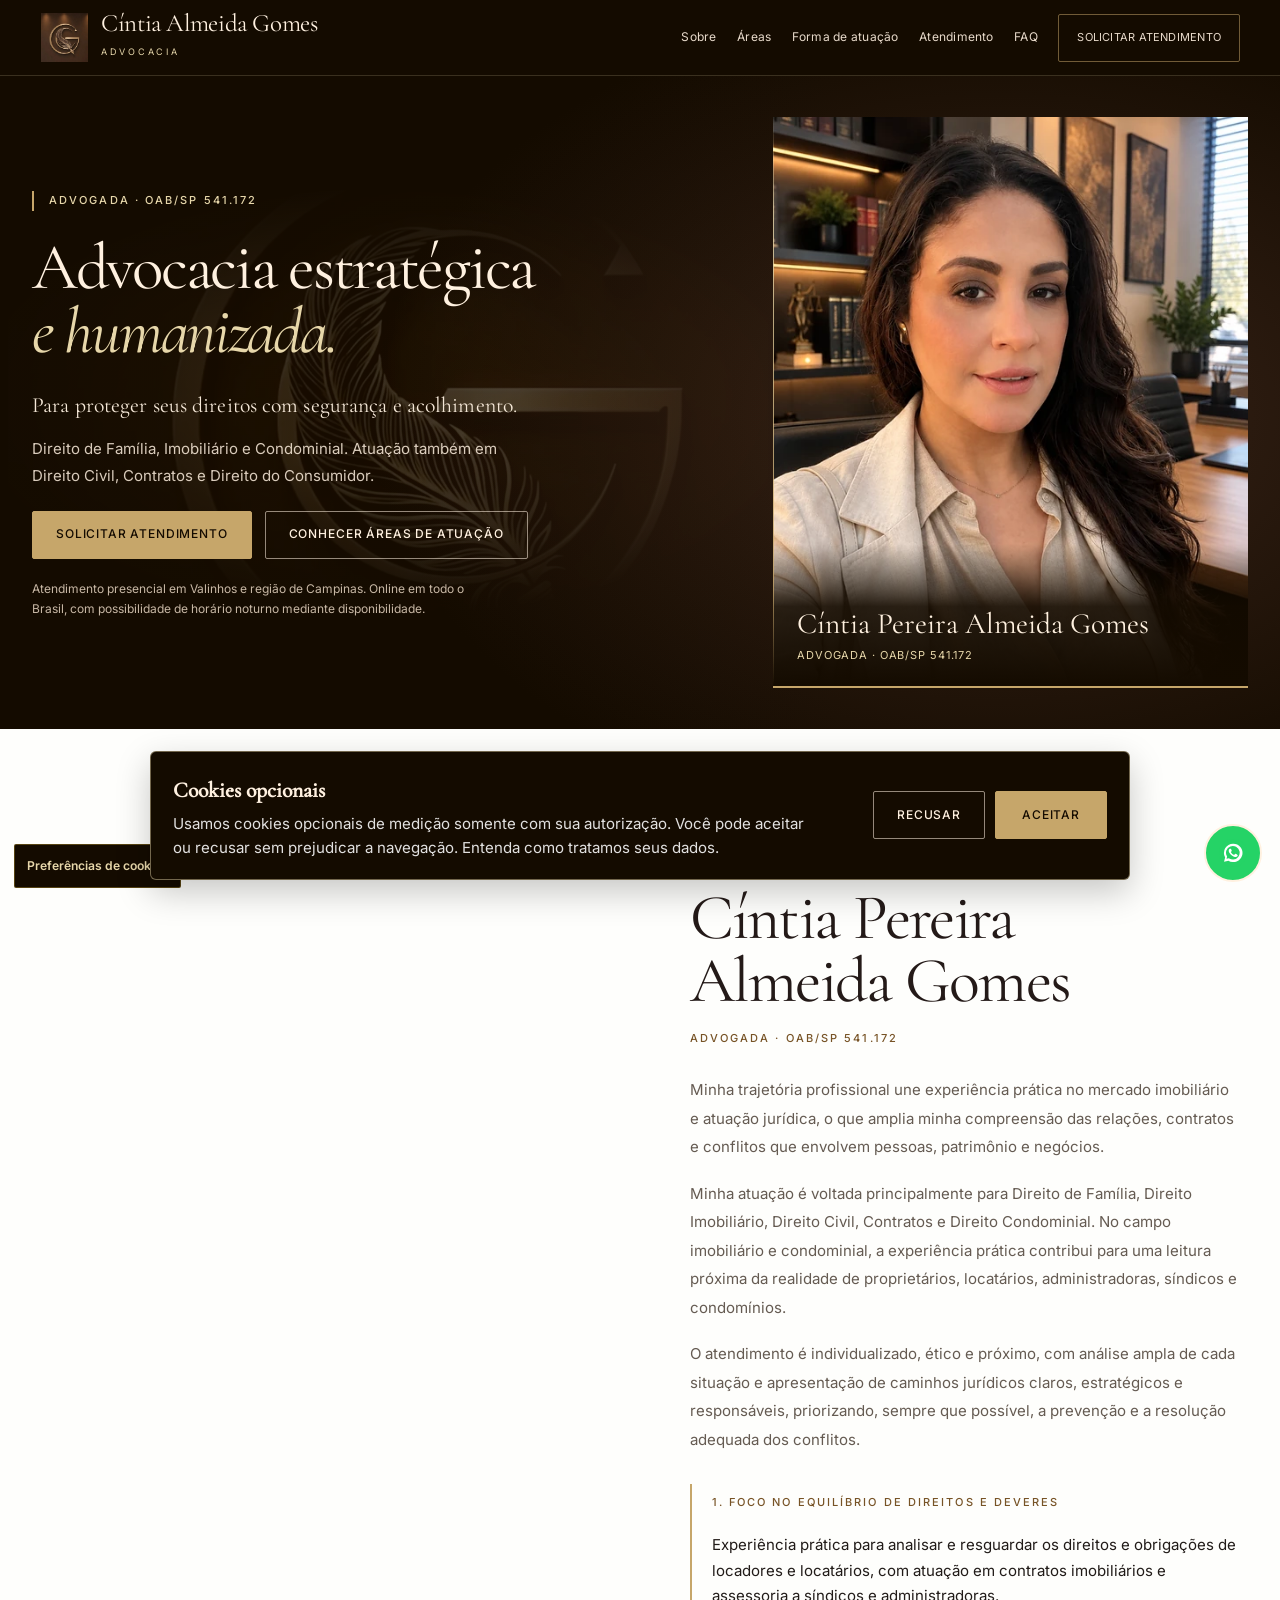
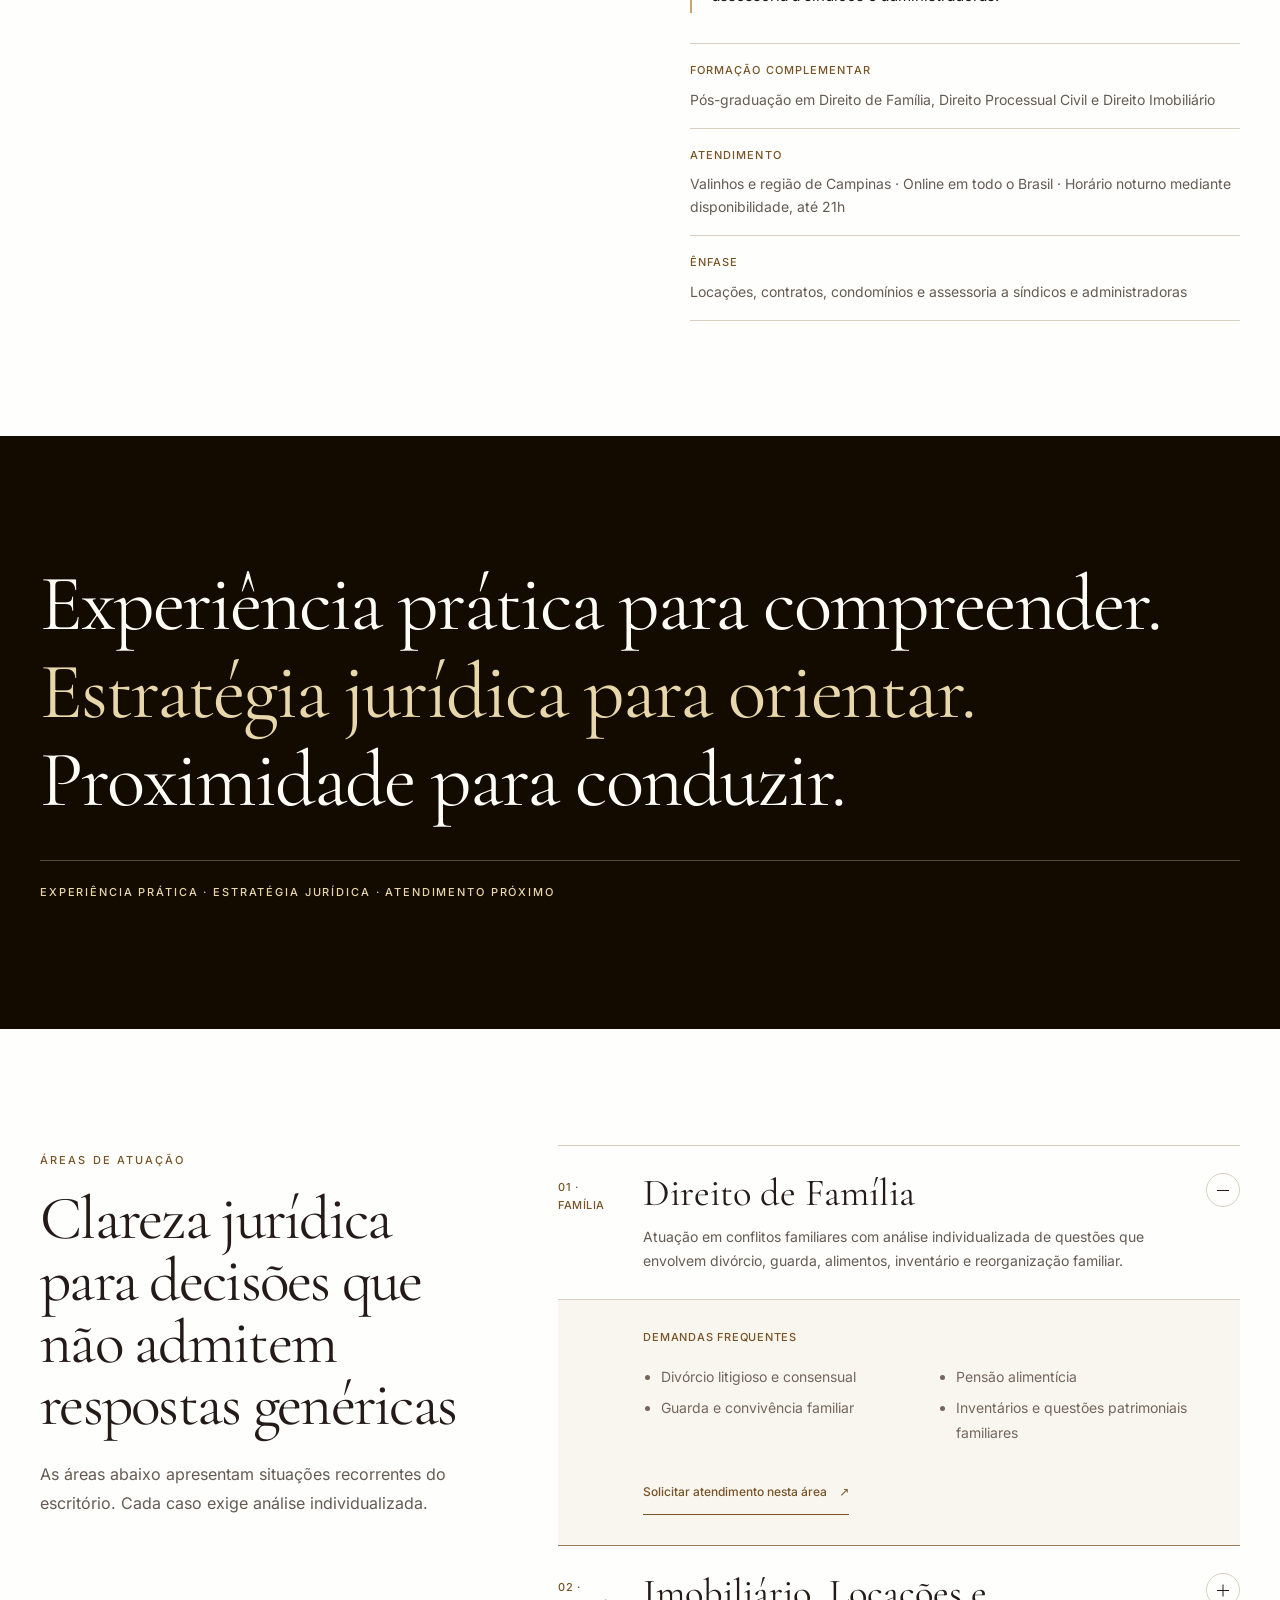
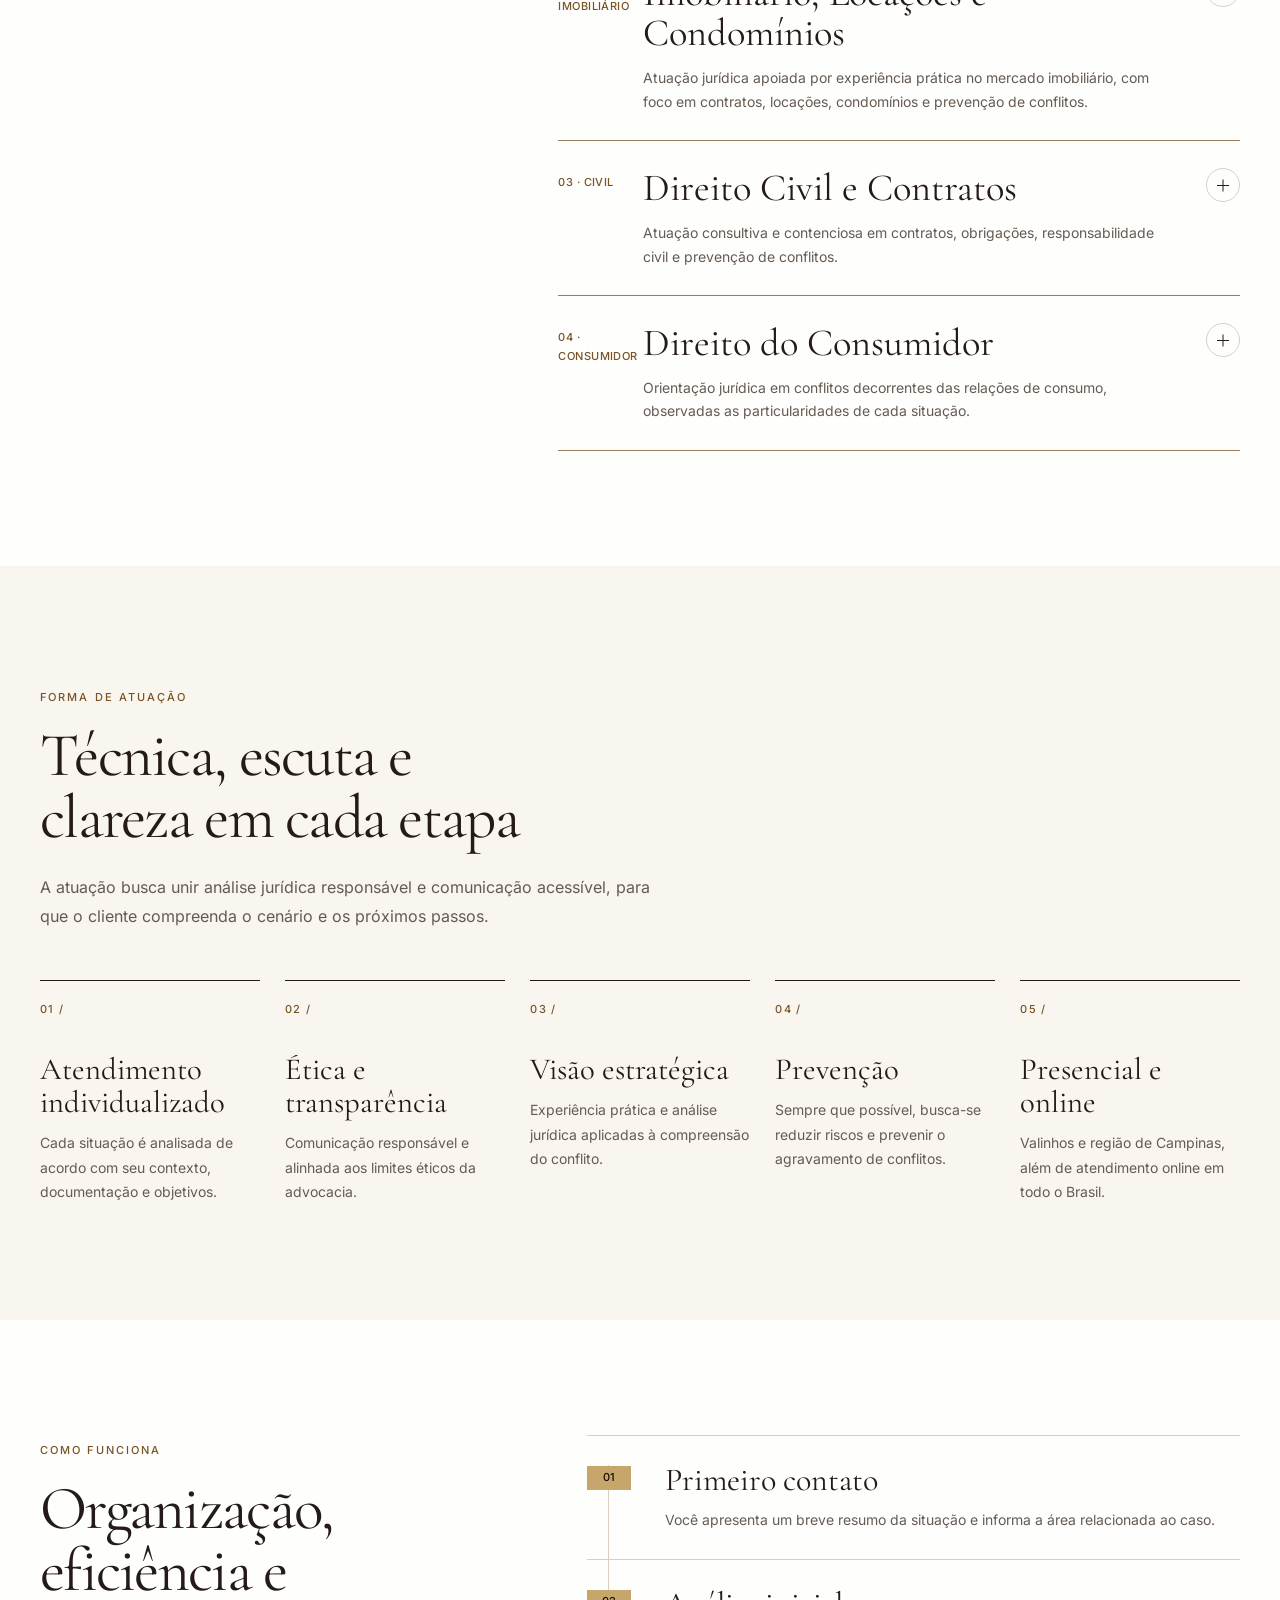
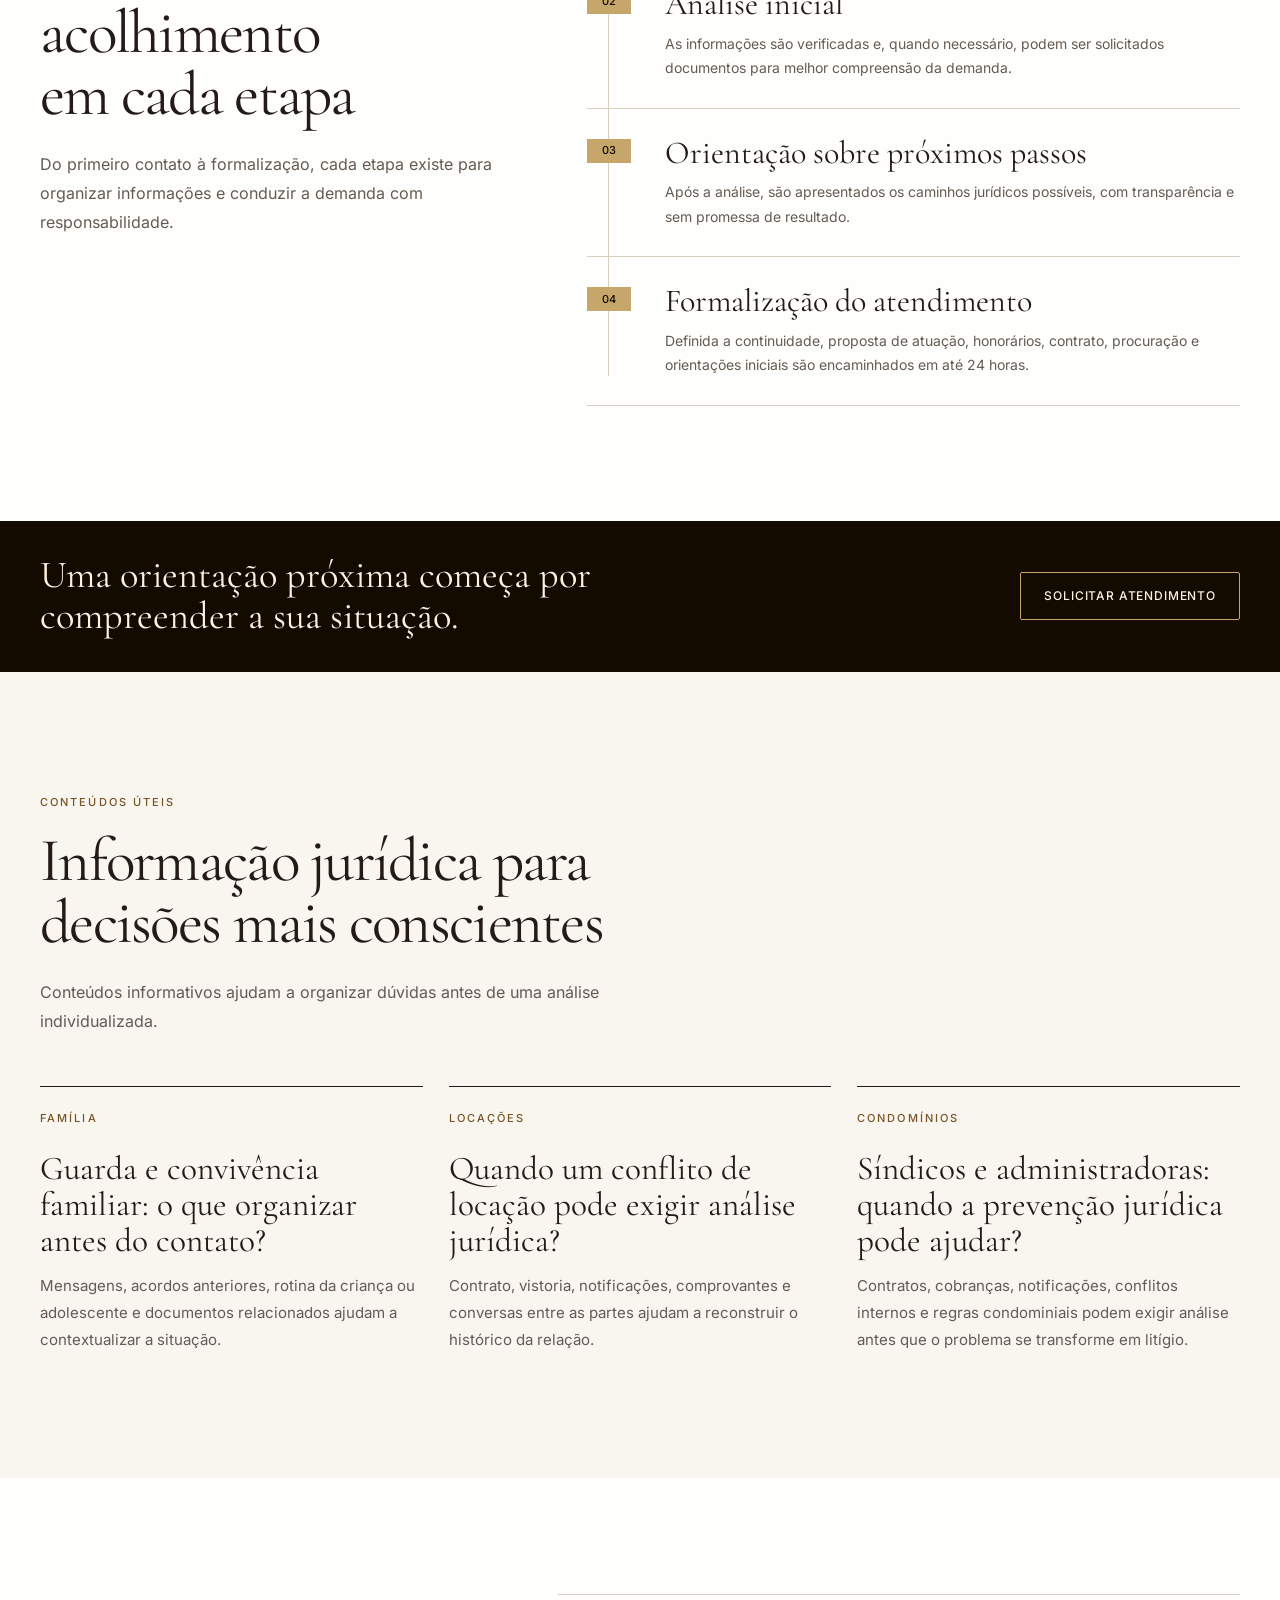
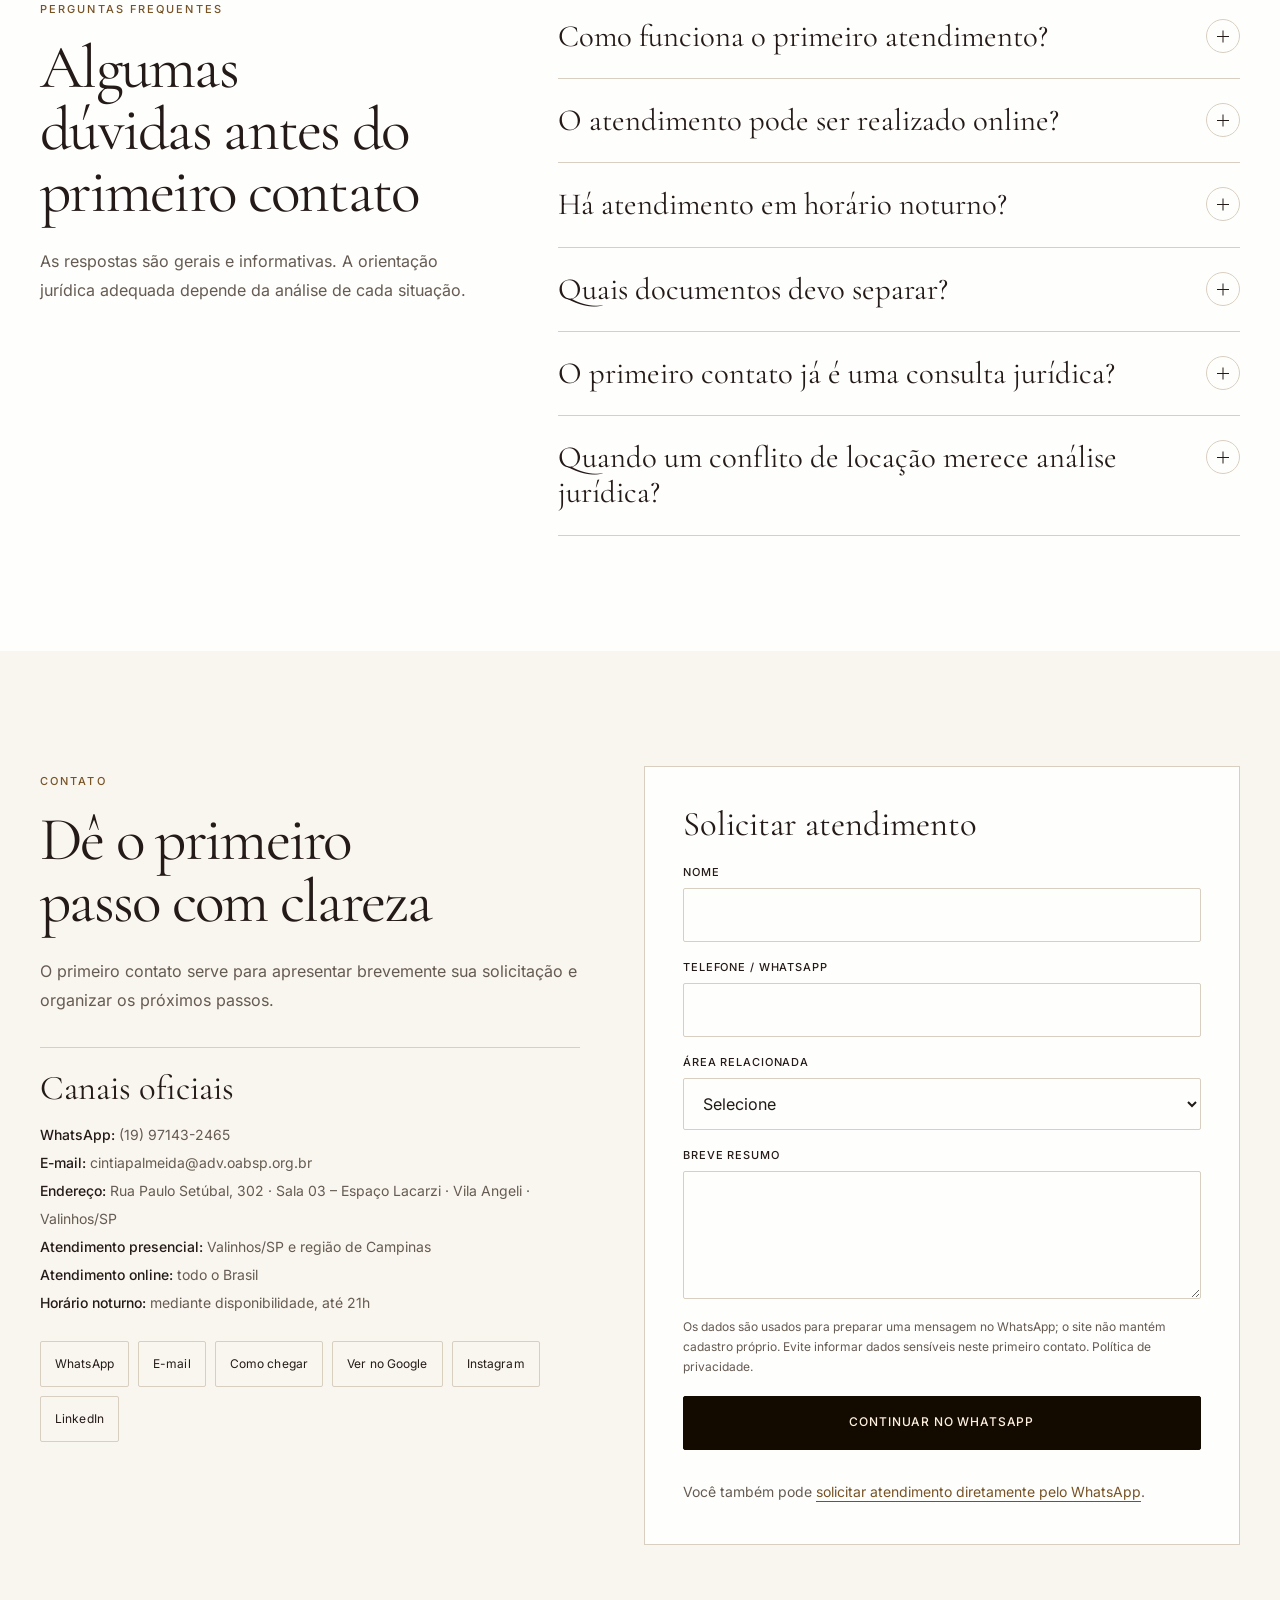
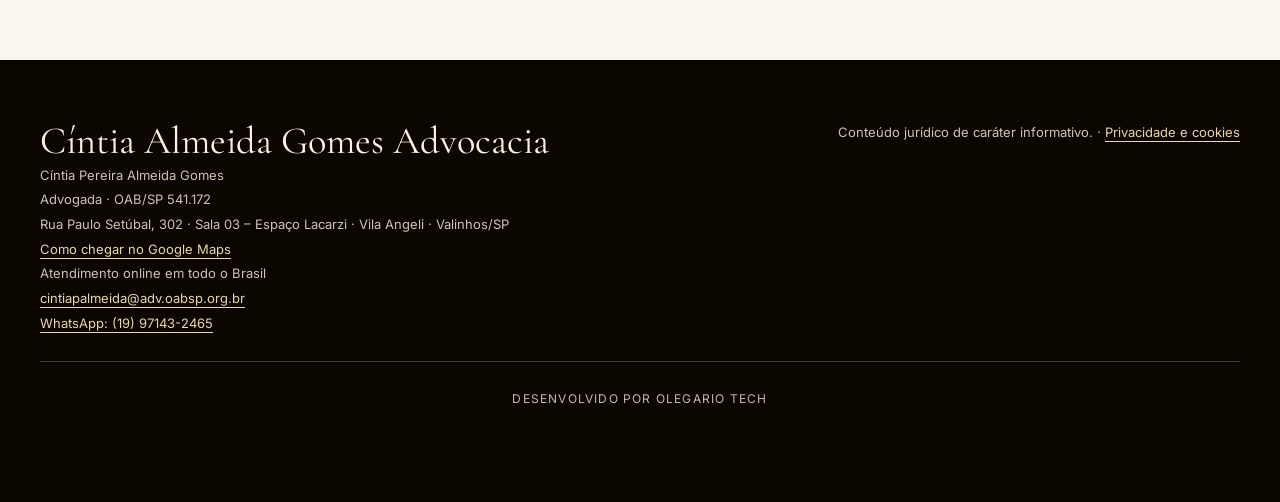
<file: index.html>
<!DOCTYPE html>
<html lang="pt-BR">
<head>
<meta charset="utf-8">
<meta name="viewport" content="width=device-width,initial-scale=1,viewport-fit=cover">
<title>Cíntia Almeida Gomes Advocacia | Valinhos e região de Campinas</title>
<meta name="description" content="Advocacia em Direito de Família, Imobiliário, Civil, Contratos e Condominial em Valinhos e região de Campinas, com atendimento online em todo o Brasil.">
<meta name="robots" content="index,follow,max-image-preview:large">
<meta name="theme-color" content="#140b00">
<link rel="canonical" href="https://cintiaalmeidaadvocacia.com.br/">
<meta property="og:title" content="Cíntia Almeida Gomes Advocacia">
<meta property="og:description" content="Experiência prática, estratégia jurídica e atendimento próximo em Valinhos, região de Campinas e online em todo o Brasil.">
<meta property="og:type" content="website">
<meta property="og:url" content="https://cintiaalmeidaadvocacia.com.br/">
<meta property="og:site_name" content="Cíntia Almeida Gomes Advocacia">
<meta property="og:locale" content="pt_BR">
<meta property="og:image" content="https://cintiaalmeidaadvocacia.com.br/cintia-social-preview-1200x630-v2.jpg">
<meta property="og:image:secure_url" content="https://cintiaalmeidaadvocacia.com.br/cintia-social-preview-1200x630-v2.jpg">
<meta property="og:image:url" content="https://cintiaalmeidaadvocacia.com.br/cintia-social-preview-1200x630-v2.jpg">
<meta property="og:image:type" content="image/jpeg">
<meta property="og:image:width" content="1200">
<meta property="og:image:height" content="630">
<link rel="image_src" href="https://cintiaalmeidaadvocacia.com.br/cintia-social-preview-1200x630-v2.jpg">
<meta property="og:image:alt" content="Cíntia Almeida Gomes em seu escritório — advocacia estratégica e humanizada">
<meta name="twitter:card" content="summary_large_image">
<meta name="twitter:title" content="Cíntia Almeida Gomes Advocacia">
<meta name="twitter:description" content="Experiência prática, estratégia jurídica e atendimento próximo.">
<meta name="twitter:image" content="https://cintiaalmeidaadvocacia.com.br/cintia-social-preview-1200x630-v2.jpg">
<meta name="twitter:image:alt" content="Cíntia Almeida Gomes em seu escritório — advocacia estratégica e humanizada">
<script type="application/ld+json">
{
  "@context": "https://schema.org",
  "@type": "LegalService",
  "@id": "https://cintiaalmeidaadvocacia.com.br/#escritorio",
  "name": "Cíntia Almeida Gomes Advocacia",
  "url": "https://cintiaalmeidaadvocacia.com.br/",
  "telephone": "+5519971432465",
  "email": "cintiapalmeida@adv.oabsp.org.br",
  "address": {
    "@type": "PostalAddress",
    "streetAddress": "Rua Paulo Setúbal, 302, Sala 03 – Espaço Lacarzi",
    "addressLocality": "Valinhos",
    "addressRegion": "SP",
    "addressCountry": "BR"
  },
  "hasMap": "https://www.google.com/maps/search/?api=1&query=Rua+Paulo+Set%C3%BAbal%2C+302%2C+Vila+Angeli%2C+Valinhos+-+SP",
  "areaServed": ["Valinhos", "Campinas", "Brasil"],
  "sameAs": [
    "https://www.instagram.com/cintiap.almeida",
    "https://www.linkedin.com/in/cintia-almeida-gomes-768b401a3"
  ]
}
</script>
<link rel="icon" href="assetslogo-cintia-oficial.png" type="image/png">
<link rel="apple-touch-icon" href="assetslogo-cintia-oficial.png">
<link rel="preload" href="assets/fonts/cormorant-garamond-normal.woff2" as="font" type="font/woff2" crossorigin>
<link rel="preload" href="assets/fonts/cormorant-garamond-italic.woff2" as="font" type="font/woff2" crossorigin>
<link rel="preload" href="assets/fonts/inter-normal.woff2" as="font" type="font/woff2" crossorigin>
<link rel="stylesheet" href="styles.css">
<link rel="stylesheet" href="v4.css">
<link rel="stylesheet" href="v5.css">
<script src="site.js" defer>
</script>
</head>
<body class="v4 v5">
<a class="skip-link" href="#main">Pular para o conteúdo</a>
<div class="progress" aria-hidden="true">
</div>
<header class="top" id="top">
<div class="wrap">
<a class="brand" href="#hero" aria-label="Cíntia Almeida Gomes Advocacia">
<img src="assetslogo-cintia-oficial.png" alt="Logotipo Cíntia Almeida Gomes Advocacia" width="562" height="585">
<span>
<b>Cíntia Almeida Gomes</b>
<small>Advocacia</small>
</span>
</a>
<button class="toggle" id="toggle" type="button" hidden aria-label="Abrir menu" aria-expanded="false" aria-controls="nav">
<span>
</span>
<span>
</span>
<span>
</span>
</button>
<nav class="nav" id="nav" aria-label="Navegação principal">
<a href="#sobre">Sobre</a>
<a href="#areas">Áreas</a>
<a href="#atuacao">Forma de atuação</a>
<a href="#atendimento">Atendimento</a>
<a href="#faq">FAQ</a>
<a class="btn" href="#contato">Solicitar atendimento</a>
</nav>
</div>
</header>
<main id="main" tabindex="-1">
<section class="hero" id="hero" aria-labelledby="hero-title">
<div class="hero-signature" aria-hidden="true">
<video class="hero-video" id="signatureVideo" data-src="cintia-logo-hero-site.mp4" muted playsinline loop preload="none" poster="cintia-logo-hero-poster.jpg" aria-hidden="true" tabindex="-1">
</video>
</div>
<div class="wrap hero-grid">
<div class="hero-copy">
<div class="badge">Advogada · OAB/SP 541.172</div>
<h1 id="hero-title">Advocacia estratégica <span>e humanizada.</span></h1>
<p class="hero-statement">Para proteger seus direitos com segurança e acolhimento.</p>
<p class="lead">Direito de Família, Imobiliário e Condominial. Atuação também em Direito Civil, Contratos e Direito do Consumidor.</p>
<div class="hero-actions">
<a class="btn gold" href="#contato">Solicitar atendimento</a>
<a class="btn out" href="#areas">Conhecer áreas de atuação</a>
</div>
<p class="hero-note">Atendimento presencial em Valinhos e região de Campinas. Online em todo o Brasil, com possibilidade de horário noturno mediante disponibilidade.</p>
</div>
<aside class="hero-card" aria-label="Cíntia Almeida Gomes — identidade e apresentação">
<div class="hero-card-in">
<picture>
<source srcset="assets/media/cintia-hero-540.webp 540w, assets/media/cintia-hero-810.webp 810w, assets/media/cintia-hero-1086.webp 1086w" sizes="(max-width: 600px) calc(100vw - 36px), (max-width: 900px) 440px, 480px" type="image/webp">
<img class="portrait" src="assetsdra-cintia-hero.png?v=20260908a" alt="Dra. Cíntia Pereira Almeida Gomes" width="1086" height="1448" fetchpriority="high" decoding="async">
</picture>
<div class="portrait-caption">
<h2>Cíntia Pereira Almeida Gomes</h2>
<p>Advogada · OAB/SP 541.172</p>
</div>
</div>
</aside>
</div>
</section>
<section class="about" id="sobre">
<div class="wrap about-grid">
<div class="photo reveal">
<picture>
<source srcset="assets/media/cintia-sobre-540.webp 540w, assets/media/cintia-sobre-810.webp 810w, assets/media/cintia-sobre-1122.webp 1122w" sizes="(max-width: 900px) calc(100vw - 40px), 600px" type="image/webp">
<img src="assetsdra-cintia-sobre.jpeg?v=20260909c" alt="Dra. Cíntia Pereira Almeida Gomes" width="1122" height="1402" loading="lazy" decoding="async">
</picture>
</div>
<div class="reveal">
<span class="label">Sobre</span>
<h2>Cíntia Pereira Almeida Gomes</h2>
<div class="role">Advogada · OAB/SP 541.172</div>
<p>Minha trajetória profissional une experiência prática no mercado imobiliário e atuação jurídica, o que amplia minha compreensão das relações, contratos e conflitos que envolvem pessoas, patrimônio e negócios.</p>
<p>Minha atuação é voltada principalmente para Direito de Família, Direito Imobiliário, Direito Civil, Contratos e Direito Condominial. No campo imobiliário e condominial, a experiência prática contribui para uma leitura próxima da realidade de proprietários, locatários, administradoras, síndicos e condomínios.</p>
<p>O atendimento é individualizado, ético e próximo, com análise ampla de cada situação e apresentação de caminhos jurídicos claros, estratégicos e responsáveis, priorizando, sempre que possível, a prevenção e a resolução adequada dos conflitos.</p>
<div class="experience-note">
<span class="label">1. Foco no equilíbrio de direitos e deveres</span>
<p>Experiência prática para analisar e resguardar os direitos e obrigações de locadores e locatários, com atuação em contratos imobiliários e assessoria a síndicos e administradoras.</p>
</div>
<div class="meta">
<div>
<b>Formação complementar</b>
<span>Pós-graduação em Direito de Família, Direito Processual Civil e Direito Imobiliário</span>
</div>
<div>
<b>Atendimento</b>
<span>Valinhos e região de Campinas · Online em todo o Brasil · Horário noturno mediante disponibilidade, até 21h</span>
</div>
<div>
<b>Ênfase</b>
<span>Locações, contratos, condomínios e assessoria a síndicos e administradoras</span>
</div>
</div>
</div>
</div>
</section>
<section class="impact" aria-label="Assinatura de atuação">
<div class="wrap reveal">
<blockquote>
<span>Experiência prática para compreender.</span>
<span>Estratégia jurídica para orientar.</span>
<span>Proximidade para conduzir.</span>
</blockquote>
<p>Experiência prática · Estratégia jurídica · Atendimento próximo</p>
</div>
</section>
<section class="areas" id="areas">
<div class="wrap areas-shell">
<div class="areas-intro reveal">
<span class="label">Áreas de atuação</span>
<h2 class="title">Clareza jurídica para decisões que não admitem respostas genéricas</h2>
<p class="sub">As áreas abaixo apresentam situações recorrentes do escritório. Cada caso exige análise individualizada.</p>
</div>
<div class="areas-stack">
<details name="areas" class="area reveal" open>
<summary>
<span class="area-num">01 · Família</span>
<h3>Direito de Família</h3>
<span class="area-description">Atuação em conflitos familiares com análise individualizada de questões que envolvem divórcio, guarda, alimentos, inventário e reorganização familiar.</span>
<span class="disclosure-icon" aria-hidden="true">
</span>
</summary>
<div class="area-open">
<b>Demandas frequentes</b>
<ul>
<li>Divórcio litigioso e consensual</li>
<li>Guarda e convivência familiar</li>
<li>Pensão alimentícia</li>
<li>Inventários e questões patrimoniais familiares</li>
</ul>
<a class="area-contact" href="#contato" data-area="Direito de Família">Solicitar atendimento nesta área<span aria-hidden="true"> ↗</span></a>
</div>
</details>
<details name="areas" class="area reveal">
<summary>
<span class="area-num">02 · Imobiliário</span>
<h3>Imobiliário, Locações e Condomínios</h3>
<span class="area-description">Atuação jurídica apoiada por experiência prática no mercado imobiliário, com foco em contratos, locações, condomínios e prevenção de conflitos.</span>
<span class="disclosure-icon" aria-hidden="true">
</span>
</summary>
<div class="area-open">
<b>Demandas frequentes</b>
<ul>
<li>Contratos e locações de imóveis</li>
<li>Inadimplência, rescisão e despejo</li>
<li>Direito Condominial</li>
<li>Assessoria a síndicos e administradoras</li>
</ul>
<a class="area-contact" href="#contato" data-area="Direito Imobiliário / Locações / Condomínio">Solicitar atendimento nesta área<span aria-hidden="true"> ↗</span></a>
</div>
</details>
<details name="areas" class="area reveal">
<summary>
<span class="area-num">03 · Civil</span>
<h3>Direito Civil e Contratos</h3>
<span class="area-description">Atuação consultiva e contenciosa em contratos, obrigações, responsabilidade civil e prevenção de conflitos.</span>
<span class="disclosure-icon" aria-hidden="true">
</span>
</summary>
<div class="area-open">
<b>Demandas frequentes</b>
<ul>
<li>Contratos e obrigações</li>
<li>Responsabilidade civil</li>
<li>Danos materiais e morais</li>
<li>Análise e prevenção de conflitos contratuais</li>
</ul>
<a class="area-contact" href="#contato" data-area="Direito Civil / Contratos">Solicitar atendimento nesta área<span aria-hidden="true"> ↗</span></a>
</div>
</details>
<details name="areas" class="area reveal">
<summary>
<span class="area-num">04 · Consumidor</span>
<h3>Direito do Consumidor</h3>
<span class="area-description">Orientação jurídica em conflitos decorrentes das relações de consumo, observadas as particularidades de cada situação.</span>
<span class="disclosure-icon" aria-hidden="true">
</span>
</summary>
<div class="area-open">
<b>Demandas frequentes</b>
<ul>
<li>Cobranças indevidas</li>
<li>Negativação indevida</li>
<li>Falhas na prestação de serviços</li>
<li>Pedidos de reparação e indenização</li>
</ul>
<a class="area-contact" href="#contato" data-area="Direito do Consumidor">Solicitar atendimento nesta área<span aria-hidden="true"> ↗</span></a>
</div>
</details>
</div>
</div>
</section>
<section class="principles" id="atuacao">
<div class="wrap">
<div class="head reveal">
<span class="label">Forma de atuação</span>
<h2 class="title">Técnica, escuta e clareza em cada etapa</h2>
<p class="sub">A atuação busca unir análise jurídica responsável e comunicação acessível, para que o cliente compreenda o cenário e os próximos passos.</p>
</div>
<div class="principles-grid">
<article class="principle reveal">
<b>Atendimento individualizado</b>
<p>Cada situação é analisada de acordo com seu contexto, documentação e objetivos.</p>
</article>
<article class="principle reveal">
<b>Ética e transparência</b>
<p>Comunicação responsável e alinhada aos limites éticos da advocacia.</p>
</article>
<article class="principle reveal">
<b>Visão estratégica</b>
<p>Experiência prática e análise jurídica aplicadas à compreensão do conflito.</p>
</article>
<article class="principle reveal">
<b>Prevenção</b>
<p>Sempre que possível, busca-se reduzir riscos e prevenir o agravamento de conflitos.</p>
</article>
<article class="principle reveal">
<b>Presencial e online</b>
<p>Valinhos e região de Campinas, além de atendimento online em todo o Brasil.</p>
</article>
</div>
</div>
</section>
<section class="process" id="atendimento">
<div class="wrap process-grid">
<div class="process-intro reveal">
<span class="label">Como funciona</span>
<h2 class="title">Organização, eficiência e acolhimento em cada etapa</h2>
<p class="sub">Do primeiro contato à formalização, cada etapa existe para organizar informações e conduzir a demanda com responsabilidade.</p>
</div>
<ol class="steps">
<li class="step" data-n="01">
<h3>Primeiro contato</h3>
<p>Você apresenta um breve resumo da situação e informa a área relacionada ao caso.</p>
</li>
<li class="step" data-n="02">
<h3>Análise inicial</h3>
<p>As informações são verificadas e, quando necessário, podem ser solicitados documentos para melhor compreensão da demanda.</p>
</li>
<li class="step" data-n="03">
<h3>Orientação sobre próximos passos</h3>
<p>Após a análise, são apresentados os caminhos jurídicos possíveis, com transparência e sem promessa de resultado.</p>
</li>
<li class="step" data-n="04">
<h3>Formalização do atendimento</h3>
<p>Definida a continuidade, proposta de atuação, honorários, contrato, procuração e orientações iniciais são encaminhados em até 24 horas.</p>
</li>
</ol>
</div>
</section>
<div class="context-cta">
<div class="wrap">
<p>Uma orientação próxima começa por compreender a sua situação.</p>
<a class="btn ink" href="#contato">Solicitar atendimento</a>
</div>
</div>
<section class="insights" id="conteudos">
<div class="wrap">
<div class="head reveal">
<span class="label">Conteúdos úteis</span>
<h2 class="title">Informação jurídica para decisões mais conscientes</h2>
<p class="sub">Conteúdos informativos ajudam a organizar dúvidas antes de uma análise individualizada.</p>
</div>
<div class="insights-grid">
<article class="insight reveal">
<div class="insight-tag">Família</div>
<h3>Guarda e convivência familiar: o que organizar antes do contato?</h3>
<p>Mensagens, acordos anteriores, rotina da criança ou adolescente e documentos relacionados ajudam a contextualizar a situação.</p>
</article>
<article class="insight reveal">
<div class="insight-tag">Locações</div>
<h3>Quando um conflito de locação pode exigir análise jurídica?</h3>
<p>Contrato, vistoria, notificações, comprovantes e conversas entre as partes ajudam a reconstruir o histórico da relação.</p>
</article>
<article class="insight reveal">
<div class="insight-tag">Condomínios</div>
<h3>Síndicos e administradoras: quando a prevenção jurídica pode ajudar?</h3>
<p>Contratos, cobranças, notificações, conflitos internos e regras condominiais podem exigir análise antes que o problema se transforme em litígio.</p>
</article>
</div>
</div>
</section>
<section class="faq" id="faq">
<div class="wrap faq-shell">
<div class="faq-intro reveal">
<span class="label">Perguntas frequentes</span>
<h2 class="title">Algumas dúvidas antes do primeiro contato</h2>
<p class="sub">As respostas são gerais e informativas. A orientação jurídica adequada depende da análise de cada situação.</p>
</div>
<div class="faq-list">
<details name="faq" class="faq-item reveal">
<summary>Como funciona o primeiro atendimento?<span class="disclosure-icon" aria-hidden="true">
</span>
</summary>
<div class="answer">O primeiro contato serve para apresentar brevemente a situação e identificar a área jurídica envolvida. A partir daí, o escritório orienta sobre documentos e próximos passos.</div>
</details>
<details name="faq" class="faq-item reveal">
<summary>O atendimento pode ser realizado online?<span class="disclosure-icon" aria-hidden="true">
</span>
</summary>
<div class="answer">Sim. O atendimento pode ser presencial em Valinhos e região de Campinas ou online para clientes em todo o Brasil.</div>
</details>
<details name="faq" class="faq-item reveal">
<summary>Há atendimento em horário noturno?<span class="disclosure-icon" aria-hidden="true">
</span>
</summary>
<div class="answer">Sim. Conforme a necessidade do cliente e a disponibilidade da agenda, podem ser realizados atendimentos noturnos, até 21h.</div>
</details>
<details name="faq" class="faq-item reveal">
<summary>Quais documentos devo separar?<span class="disclosure-icon" aria-hidden="true">
</span>
</summary>
<div class="answer">Depende do caso. Documentos pessoais, contratos, mensagens, comprovantes, notificações e outros registros relacionados ao problema podem ajudar na análise inicial.</div>
</details>
<details name="faq" class="faq-item reveal">
<summary>O primeiro contato já é uma consulta jurídica?<span class="disclosure-icon" aria-hidden="true">
</span>
</summary>
<div class="answer">Não necessariamente. O primeiro contato organiza a solicitação e permite compreender a natureza da demanda. A consulta individualizada ocorre conforme a orientação e formalização do escritório.</div>
</details>
<details name="faq" class="faq-item reveal">
<summary>Quando um conflito de locação merece análise jurídica?<span class="disclosure-icon" aria-hidden="true">
</span>
</summary>
<div class="answer">Inadimplência, descumprimento contratual, rescisão, despejo, cobranças ou divergências sobre obrigações da locação são exemplos de situações que podem exigir análise.</div>
</details>
</div>
</div>
</section>
<section class="contact" id="contato">
<div class="wrap contact-grid">
<div class="reveal">
<span class="label">Contato</span>
<h2 class="title">Dê o primeiro passo com clareza</h2>
<p class="sub">O primeiro contato serve para apresentar brevemente sua solicitação e organizar os próximos passos.</p>
<div class="contact-card official-channels">
<h3>Canais oficiais</h3>
<p>
<strong>WhatsApp:</strong> (19) 97143-2465<br>
<strong>E-mail:</strong> cintiapalmeida@adv.oabsp.org.br<br>
<strong>Endereço:</strong> Rua Paulo Setúbal, 302 · Sala 03 – Espaço Lacarzi · Vila Angeli · Valinhos/SP<br>
<strong>Atendimento presencial:</strong> Valinhos/SP e região de Campinas<br>
<strong>Atendimento online:</strong> todo o Brasil<br>
<strong>Horário noturno:</strong> mediante disponibilidade, até 21h</p>
<div class="social">
<a class="js-wa" href="https://wa.me/5519971432465?text=Ol%C3%A1%2C%20Dra.%20C%C3%ADntia.%20Vim%20pelo%20site%20e%20gostaria%20de%20solicitar%20atendimento%20jur%C3%ADdico." target="_blank" rel="noopener noreferrer">WhatsApp</a>
<a href="mailto:cintiapalmeida@adv.oabsp.org.br">E-mail</a>
<a href="https://www.google.com/maps/search/?api=1&query=Rua+Paulo+Set%C3%BAbal%2C+302%2C+Vila+Angeli%2C+Valinhos+-+SP" target="_blank" rel="noopener noreferrer">Como chegar</a>
<a href="https://www.google.com/search?q=C%C3%ADntia+Almeida+Gomes+Advocacia+Valinhos" target="_blank" rel="noopener noreferrer">Ver no Google</a>
<a href="https://www.instagram.com/cintiap.almeida?utm_source=qr&amp;igsh=bW0zMzU2emk2azdz" target="_blank" rel="noopener noreferrer">Instagram</a>
<a href="https://www.linkedin.com/in/cintia-almeida-gomes-768b401a3" target="_blank" rel="noopener noreferrer">LinkedIn</a>
</div>
</div>
</div>
<form class="form contact-card reveal" id="contactForm" action="https://wa.me/5519971432465" method="get" target="_blank" rel="noopener noreferrer" aria-describedby="formHelp">
<h3>Solicitar atendimento</h3>
<fieldset id="contactFields" disabled>
<legend class="sr-only">Informações para solicitar atendimento pelo WhatsApp</legend>
<div class="field">
<label for="nome">Nome</label>
<input id="nome" name="nome" type="text" autocomplete="name" required>
</div>
<div class="field">
<label for="telefone">Telefone / WhatsApp</label>
<input id="telefone" name="telefone" type="tel" autocomplete="tel" required>
</div>
<div class="field">
<label for="area">Área relacionada</label>
<select id="area" name="area" required>
<option value="">Selecione</option>
<option>Direito de Família</option>
<option>Direito Imobiliário / Locações / Condomínio</option>
<option>Direito Civil / Contratos</option>
<option>Direito do Consumidor</option>
<option>Outro assunto</option>
</select>
</div>
<div class="field">
<label for="mensagem">Breve resumo</label>
<textarea id="mensagem" name="mensagem" required>
</textarea>
</div>
<small id="formHelp">Os dados são usados para preparar uma mensagem no WhatsApp; o site não mantém cadastro próprio. Evite informar dados sensíveis neste primeiro contato. <a href="privacidade.html">Política de privacidade</a>.</small>
<div class="form-status" id="status" aria-live="polite"></div>
<button class="btn gold" type="submit">Continuar no WhatsApp</button>
</fieldset>
<noscript>
<div class="field native-contact">
<label for="mensagemSemJS">Breve resumo</label>
<textarea id="mensagemSemJS" name="text" required aria-describedby="nativeHelp"></textarea>
<small id="nativeHelp">Sua mensagem será aberta no WhatsApp, sem cadastro próprio neste site. Evite incluir dados sensíveis. <a href="privacidade.html">Privacidade</a>.</small>
<button class="btn gold" type="submit">Continuar no WhatsApp</button>
</div>
</noscript>
<p class="form-fallback" id="formFallback">Você também pode <a class="js-wa" href="https://wa.me/5519971432465?text=Ol%C3%A1%2C%20Dra.%20C%C3%ADntia.%20Vim%20pelo%20site%20e%20gostaria%20de%20solicitar%20atendimento%20jur%C3%ADdico." target="_blank" rel="noopener noreferrer">solicitar atendimento diretamente pelo WhatsApp</a>.</p>
</form>
</div>
</section>
</main>
<footer>
<div class="wrap">
<div>
<h3>Cíntia Almeida Gomes Advocacia</h3>
<p>Cíntia Pereira Almeida Gomes<br>Advogada · OAB/SP 541.172<br>Rua Paulo Setúbal, 302 · Sala 03 – Espaço Lacarzi · Vila Angeli · Valinhos/SP<br><a href="https://www.google.com/maps/search/?api=1&query=Rua+Paulo+Set%C3%BAbal%2C+302%2C+Vila+Angeli%2C+Valinhos+-+SP" target="_blank" rel="noopener noreferrer">Como chegar no Google Maps</a><br>Atendimento online em todo o Brasil<br>
<a href="mailto:cintiapalmeida@adv.oabsp.org.br">cintiapalmeida@adv.oabsp.org.br</a>
<br>
<a class="js-wa" href="https://wa.me/5519971432465?text=Ol%C3%A1%2C%20Dra.%20C%C3%ADntia.%20Vim%20pelo%20site%20e%20gostaria%20de%20solicitar%20atendimento%20jur%C3%ADdico." target="_blank" rel="noopener noreferrer">WhatsApp: (19) 97143-2465</a>
</p>
</div>
<p class="footer-note">Conteúdo jurídico de caráter informativo. · <a href="privacidade.html">Privacidade e cookies</a></p>
<div class="ot">
<a href="https://olegariotech.com.br/" target="_blank" rel="noopener noreferrer">Desenvolvido por Olegario Tech</a>
</div>
</div>
</footer>
<a class="float js-wa" href="https://wa.me/5519971432465?text=Ol%C3%A1%2C%20Dra.%20C%C3%ADntia.%20Vim%20pelo%20site%20e%20gostaria%20de%20solicitar%20atendimento%20jur%C3%ADdico." target="_blank" rel="noopener noreferrer" aria-label="Solicitar atendimento pelo WhatsApp">
<img src="whatsapp.svg" alt="" width="28" height="28">
</a>

<div class="cookie-banner" id="cookieBanner" role="dialog" aria-modal="false" aria-labelledby="cookieTitle" hidden>
  <div class="cookie-banner__inner">
    <div class="cookie-banner__copy">
      <strong id="cookieTitle">Cookies opcionais</strong>
      <p>Usamos cookies opcionais de medição somente com sua autorização. Você pode aceitar ou recusar sem prejudicar a navegação. <a href="privacidade.html">Entenda como tratamos seus dados</a>.</p>
    </div>
    <div class="cookie-banner__actions">
      <button class="btn out" id="cookieReject" type="button">Recusar</button>
      <button class="btn gold" id="cookieAccept" type="button">Aceitar</button>
    </div>
  </div>
</div>
<button class="cookie-settings" id="cookieSettings" type="button" aria-label="Abrir preferências de cookies">Preferências de cookies</button>

</body>
</html>
</file>
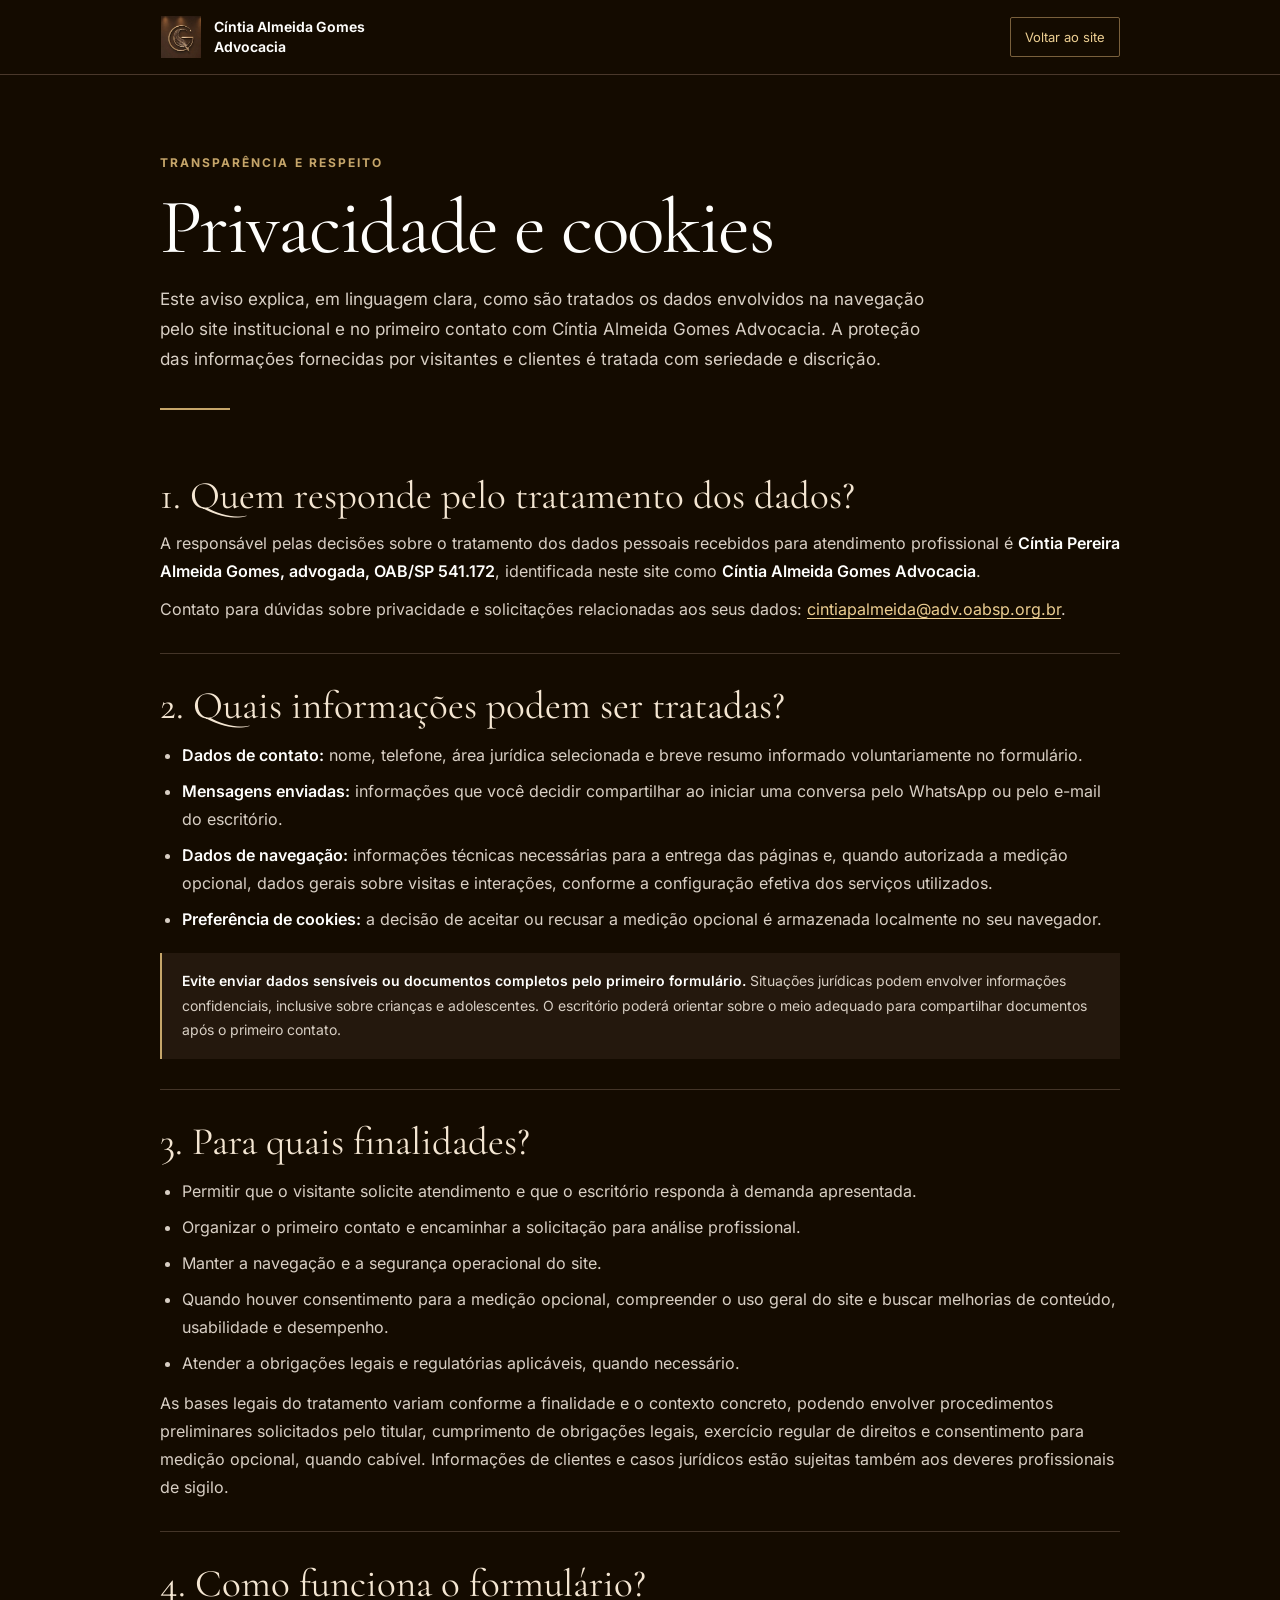
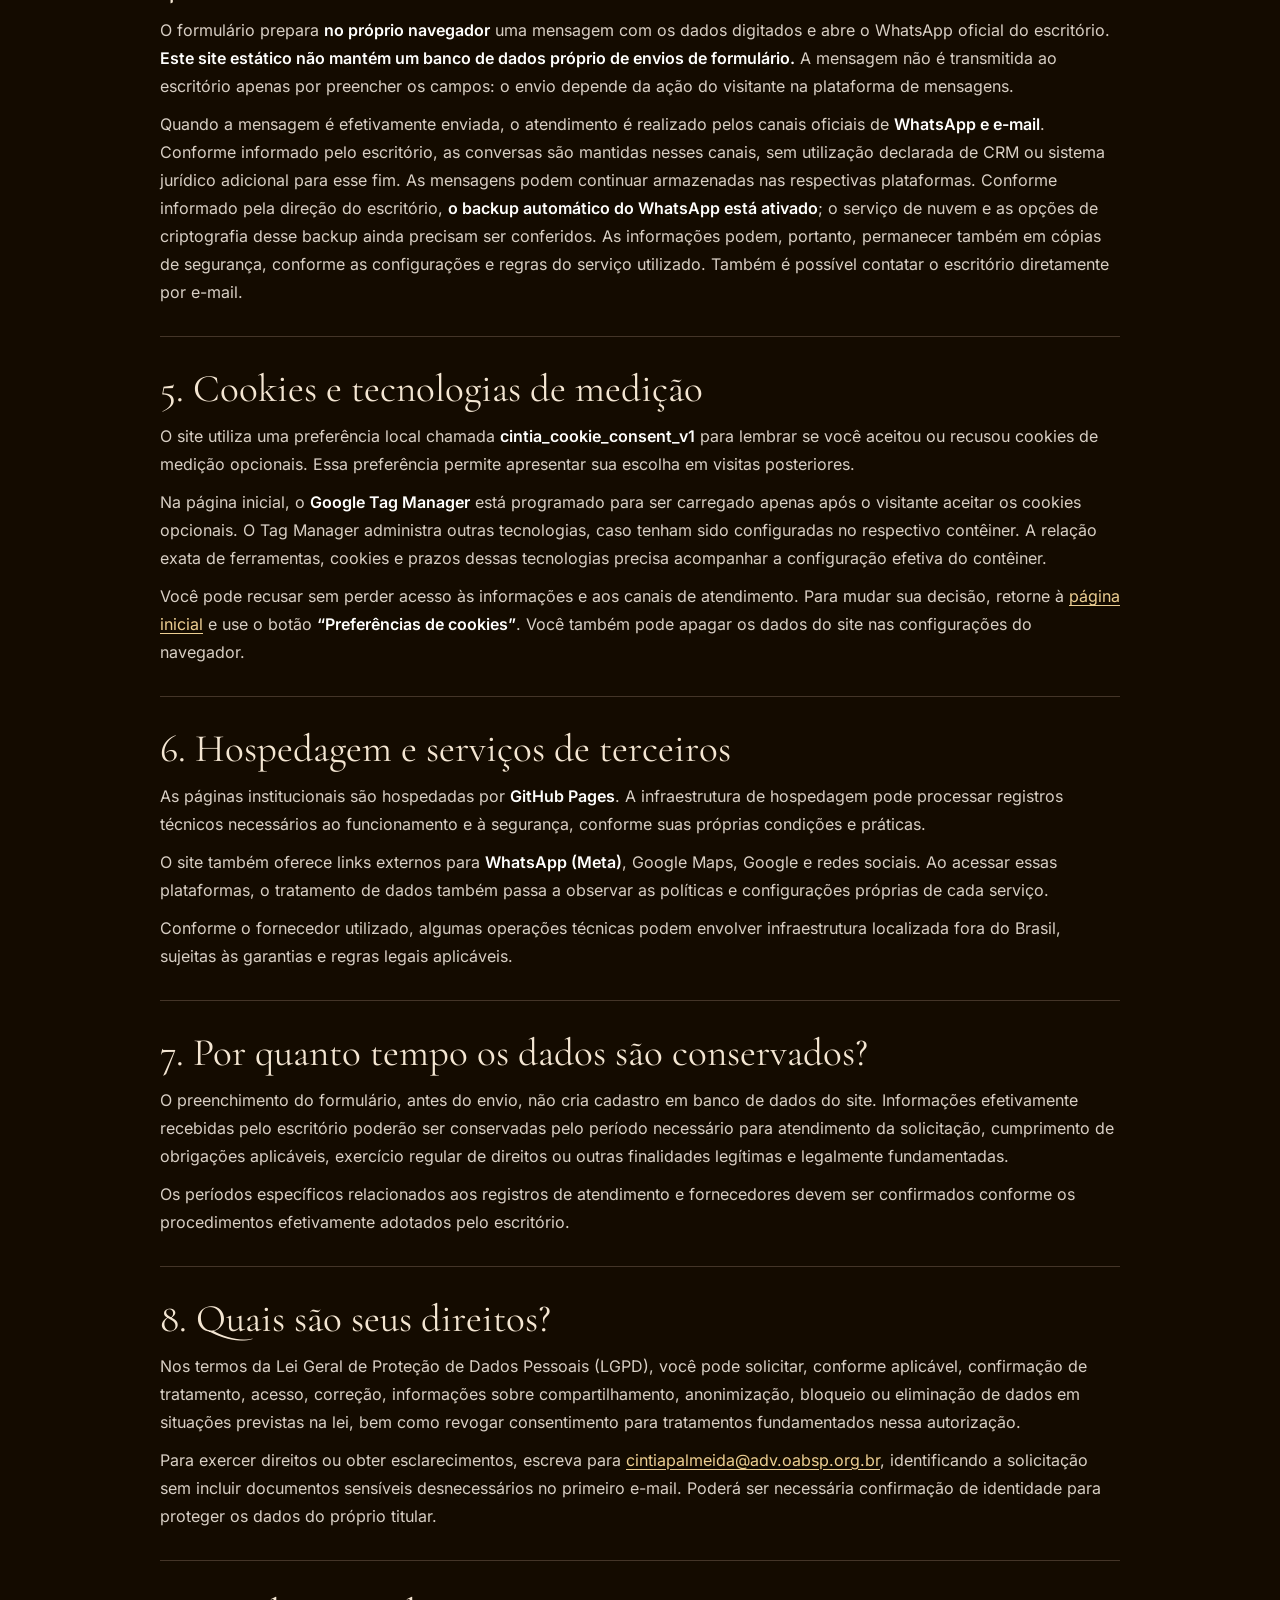
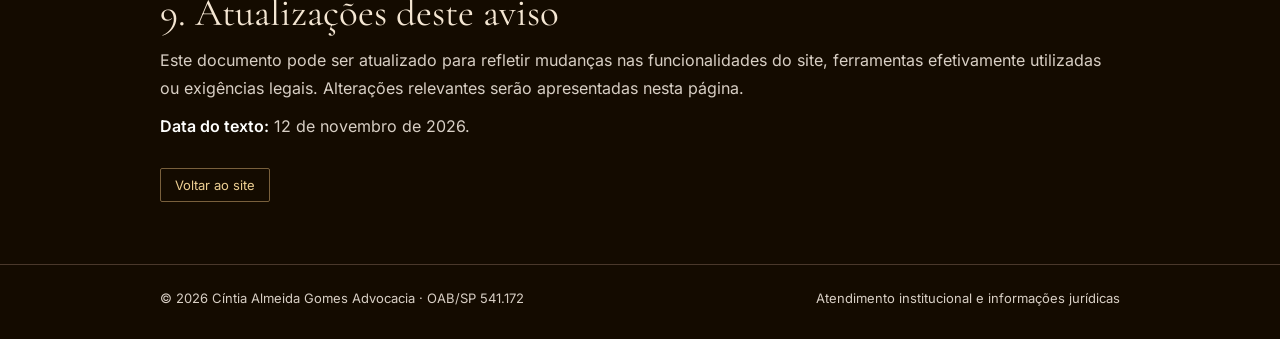
<file: privacidade.html>
<!doctype html>
<html lang="pt-BR">
<head>
  <meta charset="utf-8">
  <meta name="viewport" content="width=device-width,initial-scale=1,viewport-fit=cover">
  <meta name="theme-color" content="#140b00">
  <meta name="robots" content="noindex,follow">
  <title>Privacidade e cookies | Cíntia Almeida Gomes Advocacia</title>
  <meta name="description" content="Saiba como os dados informados no site, os contatos pelo WhatsApp e as preferências de cookies são tratados por Cíntia Almeida Gomes Advocacia.">
  <link rel="canonical" href="https://cintiaalmeidaadvocacia.com.br/privacidade.html">
  <link rel="icon" href="assetslogo-cintia-oficial.png" type="image/png">
  <link rel="preload" href="assets/fonts/inter-normal.woff2" as="font" type="font/woff2" crossorigin>
  <link rel="preload" href="assets/fonts/cormorant-garamond-normal.woff2" as="font" type="font/woff2" crossorigin>
  <style>
    @font-face{font-family:Inter;src:url('assets/fonts/inter-normal.woff2') format('woff2');font-weight:100 900;font-display:swap}
    @font-face{font-family:Cormorant;src:url('assets/fonts/cormorant-garamond-normal.woff2') format('woff2');font-weight:400 700;font-display:swap}
    :root{color-scheme:dark;--espresso:#140b00;--ivory:#fefefc;--gold:#c6a66a;--muted:#d8cfc4}
    *{box-sizing:border-box}html{scroll-behavior:smooth}body{margin:0;background:var(--espresso);color:var(--ivory);font:400 16px/1.75 Inter,system-ui,-apple-system,sans-serif}
    a{color:#edcf92;text-underline-offset:3px}a:hover{color:#fff}a:focus-visible{outline:3px solid var(--gold);outline-offset:4px}
    .skip{position:absolute;top:-100px;left:16px;padding:10px 16px;background:#fff;color:#140b00;z-index:5}
    .skip:focus{top:16px}
    .wrap{width:min(960px,calc(100% - 40px));margin-inline:auto}
    header{border-bottom:1px solid #4a382b}
    header .wrap{display:flex;align-items:center;justify-content:space-between;gap:20px;padding-block:16px}
    .brand{display:flex;align-items:center;gap:12px;text-decoration:none;color:var(--ivory);font-size:14px;font-weight:650;line-height:1.4}
    .brand img{width:42px;height:42px;object-fit:contain}
    .back{font-size:13px;text-decoration:none;border:1px solid #79603c;padding:8px 14px;border-radius:2px;white-space:nowrap}
    main{padding-block:clamp(38px,6vw,84px) 66px}
    .eyebrow{display:block;color:var(--gold);font-size:12px;font-weight:700;letter-spacing:.17em;text-transform:uppercase}
    h1{font:400 clamp(44px,7vw,78px)/.98 Cormorant,Georgia,serif;max-width:900px;letter-spacing:-.02em;margin:16px 0 20px}
    h2{font:400 clamp(29px,4vw,39px)/1.15 Cormorant,Georgia,serif;color:#f4e6d2;margin:0 0 10px}
    p{margin:10px 0 0;color:var(--muted)}
    .intro{max-width:780px;font-size:17px}
    .line{display:block;width:70px;border-top:2px solid var(--gold);margin:34px 0}
    section{padding:30px 0;border-bottom:1px solid #443528}
    section:last-of-type{border:0}
    ul{margin:12px 0;padding-left:22px;color:var(--muted)}li+li{margin-top:8px}
    strong{color:var(--ivory);font-weight:600}
    .notice{border-left:2px solid var(--gold);background:#24180d;padding:16px 20px;margin-top:20px;font-size:14px}
    .notice p{margin:0}
    footer{border-top:1px solid #4a382b;padding:22px 0 30px;color:var(--muted);font-size:13px}
    footer .wrap{display:flex;justify-content:space-between;gap:16px;flex-wrap:wrap}
    @media(max-width:540px){body{font-size:15px}header .wrap{align-items:flex-start}.brand{max-width:205px}.back{white-space:normal;text-align:center}section{padding:26px 0}}
    @media(prefers-reduced-motion:reduce){html{scroll-behavior:auto}}
  </style>
</head>
<body>
  <a class="skip" href="#conteudo">Pular para o conteúdo</a>
  <header>
    <div class="wrap">
      <a href="/" class="brand" aria-label="Voltar à página inicial de Cíntia Almeida Gomes Advocacia">
        <img src="assetslogo-cintia-oficial.png" alt="" width="42" height="42">
        <span>Cíntia Almeida Gomes<br>Advocacia</span>
      </a>
      <a class="back" href="/">Voltar ao site</a>
    </div>
  </header>
  <main class="wrap" id="conteudo">
    <span class="eyebrow">Transparência e respeito</span>
    <h1>Privacidade e cookies</h1>
    <p class="intro">Este aviso explica, em linguagem clara, como são tratados os dados envolvidos na navegação pelo site institucional e no primeiro contato com Cíntia Almeida Gomes Advocacia. A proteção das informações fornecidas por visitantes e clientes é tratada com seriedade e discrição.</p>
    <span class="line" aria-hidden="true"></span>
    <section aria-labelledby="responsavel">
      <h2 id="responsavel">1. Quem responde pelo tratamento dos dados?</h2>
      <p>A responsável pelas decisões sobre o tratamento dos dados pessoais recebidos para atendimento profissional é <strong>Cíntia Pereira Almeida Gomes, advogada, OAB/SP 541.172</strong>, identificada neste site como <strong>Cíntia Almeida Gomes Advocacia</strong>.</p>
      <p>Contato para dúvidas sobre privacidade e solicitações relacionadas aos seus dados: <a href="mailto:cintiapalmeida@adv.oabsp.org.br">cintiapalmeida@adv.oabsp.org.br</a>.</p>
    </section>
    <section aria-labelledby="dados">
      <h2 id="dados">2. Quais informações podem ser tratadas?</h2>
      <ul>
        <li><strong>Dados de contato:</strong> nome, telefone, área jurídica selecionada e breve resumo informado voluntariamente no formulário.</li>
        <li><strong>Mensagens enviadas:</strong> informações que você decidir compartilhar ao iniciar uma conversa pelo WhatsApp ou pelo e-mail do escritório.</li>
        <li><strong>Dados de navegação:</strong> informações técnicas necessárias para a entrega das páginas e, quando autorizada a medição opcional, dados gerais sobre visitas e interações, conforme a configuração efetiva dos serviços utilizados.</li>
        <li><strong>Preferência de cookies:</strong> a decisão de aceitar ou recusar a medição opcional é armazenada localmente no seu navegador.</li>
      </ul>
      <div class="notice"><p><strong>Evite enviar dados sensíveis ou documentos completos pelo primeiro formulário.</strong> Situações jurídicas podem envolver informações confidenciais, inclusive sobre crianças e adolescentes. O escritório poderá orientar sobre o meio adequado para compartilhar documentos após o primeiro contato.</p></div>
    </section>
    <section aria-labelledby="finalidades">
      <h2 id="finalidades">3. Para quais finalidades?</h2>
      <ul>
        <li>Permitir que o visitante solicite atendimento e que o escritório responda à demanda apresentada.</li>
        <li>Organizar o primeiro contato e encaminhar a solicitação para análise profissional.</li>
        <li>Manter a navegação e a segurança operacional do site.</li>
        <li>Quando houver consentimento para a medição opcional, compreender o uso geral do site e buscar melhorias de conteúdo, usabilidade e desempenho.</li>
        <li>Atender a obrigações legais e regulatórias aplicáveis, quando necessário.</li>
      </ul>
      <p>As bases legais do tratamento variam conforme a finalidade e o contexto concreto, podendo envolver procedimentos preliminares solicitados pelo titular, cumprimento de obrigações legais, exercício regular de direitos e consentimento para medição opcional, quando cabível. Informações de clientes e casos jurídicos estão sujeitas também aos deveres profissionais de sigilo.</p>
    </section>
    <section aria-labelledby="formulario">
      <h2 id="formulario">4. Como funciona o formulário?</h2>
      <p>O formulário prepara <strong>no próprio navegador</strong> uma mensagem com os dados digitados e abre o WhatsApp oficial do escritório. <strong>Este site estático não mantém um banco de dados próprio de envios de formulário.</strong> A mensagem não é transmitida ao escritório apenas por preencher os campos: o envio depende da ação do visitante na plataforma de mensagens.</p>
      <p>Quando a mensagem é efetivamente enviada, o atendimento é realizado pelos canais oficiais de <strong>WhatsApp e e-mail</strong>. Conforme informado pelo escritório, as conversas são mantidas nesses canais, sem utilização declarada de CRM ou sistema jurídico adicional para esse fim. As mensagens podem continuar armazenadas nas respectivas plataformas. Conforme informado pela direção do escritório, <strong>o backup automático do WhatsApp está ativado</strong>; o serviço de nuvem e as opções de criptografia desse backup ainda precisam ser conferidos. As informações podem, portanto, permanecer também em cópias de segurança, conforme as configurações e regras do serviço utilizado. Também é possível contatar o escritório diretamente por e-mail.</p>
    </section>
    <section aria-labelledby="cookies">
      <h2 id="cookies">5. Cookies e tecnologias de medição</h2>
      <p>O site utiliza uma preferência local chamada <strong>cintia_cookie_consent_v1</strong> para lembrar se você aceitou ou recusou cookies de medição opcionais. Essa preferência permite apresentar sua escolha em visitas posteriores.</p>
      <p>Na página inicial, o <strong>Google Tag Manager</strong> está programado para ser carregado apenas após o visitante aceitar os cookies opcionais. O Tag Manager administra outras tecnologias, caso tenham sido configuradas no respectivo contêiner. A relação exata de ferramentas, cookies e prazos dessas tecnologias precisa acompanhar a configuração efetiva do contêiner.</p>
      <p>Você pode recusar sem perder acesso às informações e aos canais de atendimento. Para mudar sua decisão, retorne à <a href="/">página inicial</a> e use o botão <strong>“Preferências de cookies”</strong>. Você também pode apagar os dados do site nas configurações do navegador.</p>
    </section>
    <section aria-labelledby="terceiros">
      <h2 id="terceiros">6. Hospedagem e serviços de terceiros</h2>
      <p>As páginas institucionais são hospedadas por <strong>GitHub Pages</strong>. A infraestrutura de hospedagem pode processar registros técnicos necessários ao funcionamento e à segurança, conforme suas próprias condições e práticas.</p>
      <p>O site também oferece links externos para <strong>WhatsApp (Meta)</strong>, Google Maps, Google e redes sociais. Ao acessar essas plataformas, o tratamento de dados também passa a observar as políticas e configurações próprias de cada serviço.</p>
      <p>Conforme o fornecedor utilizado, algumas operações técnicas podem envolver infraestrutura localizada fora do Brasil, sujeitas às garantias e regras legais aplicáveis.</p>
    </section>
    <section aria-labelledby="retencao">
      <h2 id="retencao">7. Por quanto tempo os dados são conservados?</h2>
      <p>O preenchimento do formulário, antes do envio, não cria cadastro em banco de dados do site. Informações efetivamente recebidas pelo escritório poderão ser conservadas pelo período necessário para atendimento da solicitação, cumprimento de obrigações aplicáveis, exercício regular de direitos ou outras finalidades legítimas e legalmente fundamentadas.</p>
      <p>Os períodos específicos relacionados aos registros de atendimento e fornecedores devem ser confirmados conforme os procedimentos efetivamente adotados pelo escritório.</p>
    </section>
    <section aria-labelledby="direitos">
      <h2 id="direitos">8. Quais são seus direitos?</h2>
      <p>Nos termos da Lei Geral de Proteção de Dados Pessoais (LGPD), você pode solicitar, conforme aplicável, confirmação de tratamento, acesso, correção, informações sobre compartilhamento, anonimização, bloqueio ou eliminação de dados em situações previstas na lei, bem como revogar consentimento para tratamentos fundamentados nessa autorização.</p>
      <p>Para exercer direitos ou obter esclarecimentos, escreva para <a href="mailto:cintiapalmeida@adv.oabsp.org.br">cintiapalmeida@adv.oabsp.org.br</a>, identificando a solicitação sem incluir documentos sensíveis desnecessários no primeiro e-mail. Poderá ser necessária confirmação de identidade para proteger os dados do próprio titular.</p>
    </section>
    <section aria-labelledby="atualizacoes">
      <h2 id="atualizacoes">9. Atualizações deste aviso</h2>
      <p>Este documento pode ser atualizado para refletir mudanças nas funcionalidades do site, ferramentas efetivamente utilizadas ou exigências legais. Alterações relevantes serão apresentadas nesta página.</p>
      <p><strong>Data do texto:</strong> 12 de novembro de 2026.</p>
    </section>
    <a class="back" href="/">Voltar ao site</a>
  </main>
  <footer>
    <div class="wrap"><span>© 2026 Cíntia Almeida Gomes Advocacia · OAB/SP 541.172</span><span>Atendimento institucional e informações jurídicas</span></div>
  </footer>
</body>
</html>
</file>
<file: styles.css>
/* V3 — the existing coffee, ivory and editorial identity, with progressive enhancement. */
:root {
  --deep: #130906;
  --brown: #24130d;
  --mid: #3a2118;
  --gold: #c6a66a;
  --gold2: #e7d7aa;
  --gold-ink: #775326;
  --cream: #f6f0e7;
  --ivory: #fffdf8;
  --paper: #fbf7f0;
  --muted: #74665d;
  --text: #211b18;
  --serif: 'Cormorant Garamond', Georgia, serif;
  --sans: 'Inter', system-ui, sans-serif;
  --ease: cubic-bezier(.22, 1, .36, 1);
  --focus: var(--gold-ink);
  --header-height: 76px;
}
* { box-sizing: border-box; margin: 0; padding: 0; }
html { scroll-behavior: smooth; scroll-padding-top: calc(var(--header-height) + 18px); }
body { font-family: var(--sans); background: var(--ivory); color: var(--text); line-height: 1.65; }
a { color: inherit; text-decoration: none; }
img { display: block; max-width: 100%; height: auto; }
button, input, select, textarea { font: inherit; }
button { cursor: pointer; }
[hidden] { display: none !important; }
.wrap { width: min(1180px, calc(100% - 48px)); margin-inline: auto; padding-left: env(safe-area-inset-left); padding-right: env(safe-area-inset-right); }
.wrap > *, .hero-grid > *, .contact-grid > *, .meta > * { min-width: 0; }
p, h1, h2, h3 { overflow-wrap: break-word; }
.sr-only { position: absolute; width: 1px; height: 1px; overflow: hidden; clip-path: inset(50%); white-space: nowrap; }
:where(a, button, input, select, textarea, summary):focus-visible { outline: 2px solid var(--focus); outline-offset: 4px; }
.skip-link { position: fixed; top: 8px; left: 12px; z-index: 200; padding: 12px 18px; background: var(--ivory); color: var(--brown); transform: translateY(-180%); }
.skip-link:focus { transform: none; }
.progress { position: fixed; inset: 0 0 auto; height: 2px; z-index: 120; background: var(--gold); transform: scaleX(var(--scroll, 0)); transform-origin: left; pointer-events: none; }

/* Navigation remains available without JS. Only a successfully bound menu collapses. */
.top { --focus: var(--gold2); position: sticky; top: 0; z-index: 90; height: var(--header-height); background: #170c08; color: var(--ivory); border-bottom: 1px solid #c6a66a38; }
.top.scrolled { box-shadow: 0 5px 18px #13090618; }
.top .wrap { height: 100%; display: flex; align-items: center; justify-content: space-between; gap: 18px; }
.brand { display: flex; align-items: center; gap: 12px; flex-shrink: 0; color: var(--gold2); }
.brand img { width: 48px; height: 48px; object-fit: contain; }
.brand b { display: block; font-family: var(--serif); font-size: 22px; font-weight: 500; line-height: 1.1; }
.brand small { font-size: 10px; letter-spacing: .22em; text-transform: uppercase; }
.nav { display: flex; align-items: center; gap: 17px; }
.nav a { font-size: 13px; font-weight: 600; color: #eee5d9; padding-block: 10px; }
.nav a:hover { color: var(--gold2); text-decoration: underline; text-underline-offset: 6px; }
.nav .btn { font-size: 11px; padding-inline: 15px; }
.toggle { background: none; border: 1px solid #c6a66a80; width: 46px; height: 46px; padding: 10px; }
.toggle span { display: block; height: 1px; background: var(--gold2); margin: 5px 0; transition: transform .18s ease, opacity .18s ease; }
.toggle[aria-expanded="true"] span:nth-child(1) { transform: translateY(6px) rotate(45deg); }
.toggle[aria-expanded="true"] span:nth-child(2) { opacity: 0; }
.toggle[aria-expanded="true"] span:nth-child(3) { transform: translateY(-6px) rotate(-45deg); }
.btn { display: inline-flex; align-items: center; justify-content: center; min-height: 48px; padding: 13px 18px; border: 1px solid #c6a66a85; text-align: center; text-transform: uppercase; letter-spacing: .06em; font-size: 12px; font-weight: 700; line-height: 1.5; transition: background-color .2s ease, border-color .2s ease, box-shadow .2s ease; }
.btn.gold { background: linear-gradient(125deg, var(--gold), var(--gold2)); color: var(--brown); border-color: var(--gold); }
.btn.out { color: var(--gold2); background: transparent; }
.btn.ink { color: var(--brown); border-color: var(--gold-ink); }
.btn.gold:hover { box-shadow: 0 5px 20px #c6a66a26; border-color: var(--gold2); }
.btn.out:hover { background: #e7d7aa12; border-color: var(--gold2); }
.btn.ink:hover { background: #c6a66a14; }

/* Hero composition: the signature is a decorative layer outside the content grid. */
.hero { --focus: var(--gold2); padding: 44px 0 48px; min-height: min(840px, calc(100svh - var(--header-height))); display: flex; align-items: center; background: radial-gradient(ellipse at 85% 24%, #3a2118 0, transparent 57%), var(--deep); color: var(--ivory); }
.hero-grid { display: grid; grid-template-columns: minmax(0, 1.3fr) minmax(290px, .85fr); grid-template-areas: "copy portrait"; column-gap: clamp(30px, 5vw, 72px); row-gap: 20px; align-items: center; }
.hero-copy { grid-area: copy; }
.badge { display: inline-flex; padding: 7px 12px; margin-bottom: 18px; border: 1px solid #c6a66a66; color: var(--gold2); font-size: 12px; font-weight: 600; letter-spacing: .1em; text-transform: uppercase; }
h1 { font-family: var(--serif); font-size: clamp(48px, 5vw, 68px); font-weight: 400; line-height: .98; letter-spacing: -.025em; max-width: 760px; color: var(--ivory); }
h1 em { display: block; margin-top: 18px; font-size: .47em; font-weight: 400; line-height: 1.14; color: var(--gold2); }
.lead { font-size: clamp(16px, 1.35vw, 18px); color: #e2d8cd; max-width: 610px; margin: 20px 0; font-weight: 400; }
.hero-actions { display: flex; gap: 12px; flex-wrap: wrap; }
.hero-note { font-size: 14px; color: #c8b9a8; margin-top: 20px; max-width: 580px; }
.hero-card { grid-area: portrait; width: 100%; max-width: 410px; justify-self: end; border: 1px solid #c6a66a4d; background: #20110b; }
.hero-card-in { padding: 14px; }
.portrait { width: 100%; height: auto; aspect-ratio: 1 / 1.12; object-fit: cover; object-position: 50% 30%; }
.portrait-caption { padding: 14px 2px 2px; }
.hero-card h2 { font-family: var(--serif); font-size: 29px; font-weight: 500; line-height: 1.03; }
.hero-card p { color: #d6c8b7; font-size: 13px; margin-top: 6px; }

/* Existing section architecture and editorial rhythm. */
section { padding: clamp(64px, 7vw, 96px) 0; position: relative; }
.label { color: var(--gold-ink); font-size: 12px; font-weight: 700; letter-spacing: .15em; text-transform: uppercase; }
.title { font-family: var(--serif); font-size: clamp(38px, 4.4vw, 57px); font-weight: 400; line-height: 1.05; color: var(--brown); margin: 12px 0 18px; }
.sub { font-size: 16px; color: var(--muted); }
.head { text-align: center; max-width: 850px; margin: 0 auto 40px; }
.about { background: linear-gradient(135deg, var(--cream), #faf7f2 55%, #fff); }
.about-grid { display: grid; grid-template-columns: minmax(0, .8fr) minmax(0, 1.2fr); gap: 54px; align-items: center; }
.photo { position: relative; max-width: 430px; width: 100%; margin: auto; padding: 12px 0 0 12px; }
.photo:before { content: ""; position: absolute; inset: 0 18px 18px 0; border: 1px solid #c6a66a80; }
.photo img { position: relative; width: 100%; height: auto; aspect-ratio: 1 / 1.12; object-fit: cover; object-position: center top; box-shadow: 0 18px 48px #24130d14; }
.about h2 { font-family: var(--serif); font-size: clamp(40px, 4.4vw, 57px); font-weight: 400; line-height: 1.04; color: var(--brown); }
.role { font-size: 13px; font-weight: 600; color: var(--gold-ink); letter-spacing: .06em; text-transform: uppercase; margin: 14px 0 22px; }
.about p { font-size: 15px; color: var(--muted); margin-top: 14px; }
.experience-note { margin-top: 24px; padding: 18px 20px; border-left: 2px solid var(--gold-ink); background: #c6a66a0d; }
.experience-note p { color: var(--brown); margin-top: 8px; }
.meta { display: grid; grid-template-columns: repeat(3, minmax(0, 1fr)); gap: 12px; margin-top: 24px; }
.meta > div { padding: 16px; border: 1px solid #c6a66a4d; background: #fffdf8b3; }
.meta b { display: block; color: var(--brown); font-size: 12px; letter-spacing: .04em; text-transform: uppercase; }
.meta span { display: block; margin-top: 8px; color: var(--muted); font-size: 14px; }
.impact { background: linear-gradient(155deg, var(--brown), var(--mid) 55%, #180b07); color: var(--ivory); text-align: center; }
.impact blockquote { font-family: var(--serif); font-size: clamp(32px, 4.7vw, 62px); font-weight: 400; line-height: 1.1; max-width: 1060px; margin: auto; }
.impact blockquote span { display: block; }
.impact blockquote span + span { margin-top: 10px; }
.impact blockquote span:nth-child(2) { color: var(--gold2); }
.impact p { margin-top: 28px; color: var(--gold2); font-size: 12px; font-weight: 500; letter-spacing: .1em; text-transform: uppercase; }
.areas { background: linear-gradient(180deg, var(--ivory), var(--cream) 55%, var(--ivory)); }
.areas-shell, .faq-shell { display: grid; grid-template-columns: minmax(0, .72fr) minmax(0, 1.28fr); gap: 52px; align-items: start; }
.areas-intro, .process-intro, .faq-intro { position: sticky; top: calc(var(--header-height) + 28px); }
.areas-stack { display: grid; gap: 16px; }
.area { position: relative; border: 1px solid #c6a66a59; background: var(--ivory); box-shadow: 0 8px 24px #24130d08; }
.area summary { position: relative; list-style: none; padding: 25px 28px; cursor: pointer; }
summary::-webkit-details-marker { display: none; }
.area-num { display: block; padding-right: 36px; color: var(--gold-ink); font-size: 12px; font-weight: 600; letter-spacing: .08em; text-transform: uppercase; }
.area h3 { font-family: var(--serif); font-size: clamp(30px, 3.2vw, 40px); font-weight: 500; line-height: 1.05; color: var(--brown); margin: 12px 36px 12px 0; }
.area-description { display: block; font-size: 15px; color: var(--muted); }
.area-open { padding: 20px 28px 24px; border-top: 1px solid #c6a66a4d; background: #f6f0e799; }
.area-open b { font-size: 12px; letter-spacing: .07em; text-transform: uppercase; color: var(--brown); }
.area-open ul { columns: 2; column-gap: 30px; margin: 10px 0 0 18px; color: var(--muted); font-size: 14px; }
.area-open li { break-inside: avoid; padding-bottom: 6px; }
.area, .faq-item { transition: border-color .18s ease, background-color .18s ease, box-shadow .18s ease; }
.area[open], .faq-item[open] { border-color: var(--gold-ink); }
.area[open] summary, .faq-item[open] summary { background-color: #c6a66a0b; }
.disclosure-icon { position: absolute; width: 28px; height: 28px; right: 22px; top: 22px; border: 1px solid var(--gold-ink); border-radius: 50%; color: var(--gold-ink); }
.disclosure-icon:before, .disclosure-icon:after { content: ""; position: absolute; background: currentColor; left: 8px; top: 12px; width: 10px; height: 1px; }
.disclosure-icon:after { transform: rotate(90deg); transition: transform .18s ease; }
details[open] > summary .disclosure-icon:after { transform: rotate(0); }
details[open] > :not(summary) { animation: disclosure-in .18s ease-out; }
@keyframes disclosure-in { from { opacity: .65; transform: translateY(-3px); } to { opacity: 1; transform: none; } }
.principles { background: var(--ivory); }
.principles-grid { display: grid; grid-template-columns: repeat(5, minmax(0, 1fr)); gap: 14px; }
.principle { padding: 22px 18px; border: 1px solid #c6a66a4d; background: var(--paper); }
.principle b { font-family: var(--serif); font-size: 25px; font-weight: 500; color: var(--brown); line-height: 1.15; display: block; }
.principle p { font-size: 14px; color: var(--muted); margin-top: 12px; }
/* Informative cards react through light and contrast, never tilt or elevation. */
.meta > div, .principle { transition: border-color .25s ease, background-color .25s ease; background-image: linear-gradient(130deg, #c6a66a09, transparent 60%); }
.process { background: linear-gradient(180deg, var(--cream), #faf7f2); }
.process-grid { display: grid; grid-template-columns: minmax(0, .88fr) minmax(0, 1.12fr); gap: 50px; align-items: start; }
.steps { display: grid; gap: 14px; }
.step { position: relative; padding: 24px 24px 24px 72px; background: var(--ivory); border: 1px solid #c6a66a4d; }
.step:before { content: attr(data-n); position: absolute; left: 22px; top: 25px; width: 32px; height: 32px; border-radius: 50%; display: grid; place-items: center; border: 1px solid var(--gold-ink); font-size: 12px; font-weight: 600; color: var(--gold-ink); }
.step h3 { font-family: var(--serif); font-size: 28px; font-weight: 500; color: var(--brown); line-height: 1.15; }
.step p { font-size: 15px; color: var(--muted); margin-top: 10px; }
.context-cta { background: var(--cream); border-top: 1px solid #c6a66a4d; padding: 28px 0; }
.context-cta .wrap { display: flex; align-items: center; justify-content: space-between; gap: 24px; }
.context-cta p { color: var(--brown); font-size: 17px; }
.context-cta .btn { flex-shrink: 0; }
.insights { background: var(--ivory); }
.insights-grid { display: grid; grid-template-columns: repeat(3, minmax(0, 1fr)); gap: 18px; }
.insight { padding: 26px 24px; border: 1px solid #c6a66a4d; background: #fff; }
.insight-tag { font-size: 12px; font-weight: 600; letter-spacing: .1em; text-transform: uppercase; color: var(--gold-ink); }
.insight h3 { font-family: var(--serif); font-size: 28px; font-weight: 500; line-height: 1.1; color: var(--brown); margin: 13px 0; }
.insight p { font-size: 15px; color: var(--muted); }
.faq { background: linear-gradient(180deg, var(--ivory), #f7f1e8); }
.faq-list { display: grid; gap: 12px; }
.faq-item { position: relative; border: 1px solid #c6a66a59; background: var(--ivory); }
.faq-item summary { position: relative; list-style: none; padding: 21px 64px 21px 22px; font-family: var(--serif); font-size: 25px; font-weight: 500; line-height: 1.22; color: var(--brown); cursor: pointer; }
.faq-item .disclosure-icon { top: 22px; right: 20px; }
.answer { padding: 0 22px 22px; color: var(--muted); font-size: 15px; }
.contact { --focus: var(--gold2); background: linear-gradient(160deg, var(--mid), var(--brown) 54%, var(--deep)); color: var(--ivory); }
.contact .label { color: var(--gold2); }
.contact .title { color: var(--ivory); }
.contact .sub { color: #d6c8b7; }
.contact-grid { display: grid; grid-template-columns: minmax(0, .9fr) minmax(0, 1.1fr); gap: 42px; align-items: start; }
.contact-card { padding: 26px; border: 1px solid #c6a66a66; background: #fffdf808; }
.official-channels { margin-top: 24px; }
.contact-card h3 { font-family: var(--serif); font-size: 34px; font-weight: 400; line-height: 1.1; }
.contact-card p { font-size: 14px; color: #d6c8b7; margin-top: 14px; overflow-wrap: anywhere; }
.social { display: flex; gap: 10px; flex-wrap: wrap; margin-top: 22px; }
.social a { display: inline-flex; align-items: center; min-height: 46px; padding: 10px 14px; border: 1px solid #c6a66a80; color: var(--gold2); font-size: 14px; }
.social a:hover { border-color: var(--gold2); background: #e7d7aa0d; }
.form { display: grid; gap: 20px; }
.form fieldset { min-width: 0; border: 0; display: grid; gap: 15px; }
.form fieldset:disabled { display: none; }
.field { display: grid; gap: 8px; }
.field label { font-size: 12px; font-weight: 600; letter-spacing: .06em; text-transform: uppercase; color: var(--gold2); }
.form input, .form select, .form textarea { width: 100%; min-width: 0; border: 1px solid #c6a66a99; background: var(--ivory); padding: 13px; color: var(--text); font-size: 16px; border-radius: 0; scroll-margin-block: 100px; }
.form textarea { min-height: 128px; resize: vertical; }
.form small, .form-status { font-size: 14px; color: #d6c8b7; }
.form-status:empty { display: none; }
.form-fallback a { color: var(--gold2); text-decoration: underline; text-underline-offset: 4px; }
.float { --focus: var(--brown); position: fixed; right: max(18px, env(safe-area-inset-right)); bottom: calc(18px + env(safe-area-inset-bottom)); width: 56px; height: 56px; border-radius: 50%; display: grid; place-items: center; background: #25d366; border: 2px solid #fff; box-shadow: 0 6px 20px #13090629; z-index: 80; transition: box-shadow .2s ease; }
.float:hover { box-shadow: 0 6px 24px #1309064d; }
.float img { width: 28px; height: 28px; }
.form-focus .float { visibility: hidden; }
footer { --focus: var(--gold2); background: #100704; color: #c8b9a8; padding: 40px 0 calc(90px + env(safe-area-inset-bottom)); }
footer .wrap { display: flex; justify-content: space-between; gap: 26px; flex-wrap: wrap; }
footer h3 { font-family: var(--serif); font-size: 27px; font-weight: 500; color: var(--gold2); }
footer p { font-size: 14px; overflow-wrap: anywhere; }
footer p a { color: var(--gold2); text-decoration: underline; text-underline-offset: 4px; }
.footer-note { max-width: 520px; }
.ot { width: 100%; padding-top: 22px; border-top: 1px solid #c6a66a40; text-align: center; }
.ot a { font-size: 12px; letter-spacing: .1em; text-transform: uppercase; color: #c8b9a8; }

/* Content is visible by default. JS adds only finite entry animations on intersection. */
.reveal { opacity: 1; }
.enter { animation: section-in .48s var(--ease) both; }
@keyframes section-in { from { opacity: .65; transform: translateY(12px); } to { opacity: 1; transform: none; } }
.impact.is-animated blockquote span { animation: signature-line .72s var(--ease) both; }
.impact.is-animated blockquote span:nth-child(2) { animation-delay: .14s; }
.impact.is-animated blockquote span:nth-child(3) { animation-delay: .28s; }
@keyframes signature-line { from { opacity: .3; transform: translateY(16px); } to { opacity: 1; transform: none; } }
@media (hover: hover) and (pointer: fine) {
  .area:hover, .faq-item:hover { border-color: var(--gold-ink); box-shadow: 0 5px 18px #24130d0d; }
  .meta > div:hover, .principle:hover { border-color: #77532680; background-color: #f3eadd; }
}

/* The compact desktop mode depends on height, not a sudden 1100px layout collapse. */
@media (min-width: 901px) and (max-height: 800px) {
  .hero { padding-block: 20px 24px; min-height: calc(100svh - var(--header-height)); }
  h1 { font-size: clamp(44px, 4.1vw, 56px); }
  h1 em { margin-top: 14px; }
  .badge { margin-bottom: 16px; }
  .lead { margin-block: 16px; font-size: 16px; }
  .hero-note { margin-top: 12px; }
  .hero-card { max-width: 370px; }
  .hero-grid { row-gap: 14px; }
  .hero-card h2 { font-size: 26px; }
  .hero-card-in { padding: 12px; }
  .portrait-caption { padding-top: 10px; }
}
@media (max-width: 1150px) {
  .nav { gap: 10px; }
  .nav a { font-size: 12px; }
  .brand b { font-size: 20px; }
  .hero-grid { grid-template-columns: minmax(0, 1.15fr) minmax(280px, .85fr); gap: 30px; }
  .about-grid { gap: 32px; }
  .meta { grid-template-columns: 1fr; }
  .principles-grid { grid-template-columns: repeat(3, minmax(0, 1fr)); }
  .areas-shell, .faq-shell, .process-grid { gap: 32px; }
}
@media (max-width: 1000px) {
  :root { --header-height: 72px; }
  .top:not(.menu-ready) { height: auto; position: relative; }
  .top:not(.menu-ready) .wrap { flex-wrap: wrap; padding-block: 12px; }
  .top:not(.menu-ready) .nav { width: 100%; flex-wrap: wrap; }
  .menu-ready .toggle { display: block; }
  .menu-ready .nav { display: none; position: absolute; top: 100%; left: 0; right: 0; padding: 12px 24px 20px; background: #170c08; border-bottom: 1px solid #c6a66a66; max-height: calc(100svh - var(--header-height)); overflow-y: auto; }
  .menu-ready .nav.open { display: flex; flex-direction: column; align-items: stretch; gap: 3px; }
  .menu-ready .nav a { padding: 12px; min-height: 46px; font-size: 14px; }
  .brand b { font-size: 21px; }
  h1 { font-size: clamp(46px, 5.7vw, 58px); }
  .hero-actions { flex-direction: column; align-items: stretch; }
  .hero-actions .btn { width: 100%; }
  .about-grid { grid-template-columns: minmax(0, .7fr) minmax(0, 1fr); }
  .areas-shell, .faq-shell, .process-grid { grid-template-columns: 1fr; }
  .areas-intro, .faq-intro, .process-intro { position: static; max-width: 760px; }
  .contact-grid { gap: 28px; }
  .contact-card { padding: 22px; }
}
@media (min-width: 1001px) { .toggle { display: none; } }
@media (max-width: 900px) {
  .wrap { width: calc(100% - 36px); }
  section { padding-block: 64px; }
  .hero { padding: 28px 0 40px; min-height: auto; }
  .hero-grid { display: flex; flex-direction: column; gap: 20px; align-items: stretch; max-width: 680px; }
  .hero-copy { display: contents; }
  .badge { order: 0; align-self: flex-start; margin: 0; font-size: 11px; }
  h1 { order: 1; font-size: clamp(40px, 10.4vw, 58px); line-height: 1; }
  h1 em { font-size: .51em; margin-top: 12px; line-height: 1.2; }
  .lead { order: 2; margin: 0; font-size: 16px; }
  .hero-actions { order: 3; }
  .hero-card { order: 4; max-width: none; }
  .hero-card-in { display: grid; grid-template-columns: minmax(130px, .7fr) minmax(0, 1fr); align-items: center; gap: 18px; padding: 12px; }
  .portrait { width: 100%; max-height: 220px; aspect-ratio: 1 / 1.05; object-position: 50% 24%; }
  .hero-card h2 { font-size: clamp(25px, 5vw, 32px); }
  .hero-card p { font-size: 13px; }
  .portrait-caption { padding: 0; }
  .hero-note { order: 6; margin: 0; font-size: 14px; }
  .about-grid, .contact-grid { grid-template-columns: 1fr; }
  .photo { max-width: 350px; }
  .about-grid { gap: 32px; }
  .about h2 { font-size: 43px; }
  .title { font-size: clamp(36px, 8vw, 45px); }
  .head { text-align: left; margin-bottom: 28px; }
  .impact blockquote { font-size: clamp(31px, 7.8vw, 44px); }
  .impact p { font-size: 11px; letter-spacing: .06em; }
  .area summary { padding: 22px; }
  .area h3 { font-size: 33px; margin-right: 22px; }
  .area-open { padding: 20px 22px; }
  .area-open ul { columns: 1; }
  .area-description, .answer { font-size: 15px; }
  .principles-grid { grid-template-columns: repeat(2, minmax(0, 1fr)); }
  .insights-grid { grid-template-columns: 1fr; }
  .context-cta .wrap { flex-direction: column; align-items: flex-start; gap: 16px; }
  .context-cta p { font-size: 16px; }
  .faq-item summary { font-size: 24px; }
  .contact-grid { gap: 30px; }
  .contact { padding-bottom: 92px; }
  .step { padding: 22px 20px 22px 66px; }
  .step:before { left: 18px; top: 23px; }
  .step h3 { font-size: 26px; }
}
@media (max-width: 480px) {
  .brand { gap: 9px; }
  .brand img { width: 42px; height: 42px; }
  .brand b { font-size: 19px; }
  .brand small { font-size: 9px; }
  .principles-grid { grid-template-columns: 1fr; }
  .contact-card { padding: 20px; }
  .contact-card p { font-size: 14px; }
}
@media (max-height: 500px) and (orientation: landscape) {
  .hero { min-height: auto; padding-block: 24px 32px; }
  .hero-grid { gap: 24px; }
  .hero-card { max-width: 320px; }
  .areas-intro, .faq-intro, .process-intro { position: static; }
}
@media (prefers-reduced-motion: reduce) {
  html { scroll-behavior: auto; }
  *, *:before, *:after { animation: none !important; transition: none !important; }
  .progress { display: none; }
}


/* Integrated signature: hero background < media < reading scrim < content. */
.hero {
  position: relative;
  overflow: hidden;
  isolation: isolate;
}
.hero::after {
  content: "";
  position: absolute;
  z-index: 1;
  inset: 0;
  background: linear-gradient(180deg, #130906b3 0%, #13090699 80%, #13090626 100%);
  pointer-events: none;
}
.hero-grid {
  position: relative;
  z-index: 2;
  grid-template-rows: auto;
  row-gap: 0;
}
.hero-copy {
  position: relative;
  text-shadow: 0 2px 20px rgba(19, 9, 6, .28);
}
.hero-card { position: relative; }
.hero-actions .btn.out { background-color: #130906d9; }
.hero-signature {
  position: absolute;
  z-index: 0;
  left: calc(max(24px, (100% - 1180px) / 2) - 220px);
  bottom: -40px;
  width: min(1120px, calc(100% + 80px));
  aspect-ratio: 16 / 9;
  background: url("cintia-logo-hero-poster.jpg") center / contain no-repeat;
  opacity: .65;
  mix-blend-mode: screen;
  -webkit-mask-image: radial-gradient(ellipse 50% 50% at 50% 50%, #000 48%, #000b 70%, transparent 100%);
  mask-image: radial-gradient(ellipse 50% 50% at 50% 50%, #000 48%, #000b 70%, transparent 100%);
  pointer-events: none;
}
.hero-video {
  display: block;
  width: 100%;
  height: auto;
  aspect-ratio: 16 / 9;
  object-fit: contain;
  object-position: center;
  background: transparent;
  opacity: 0;
  pointer-events: none;
}
/* The existing poster stays underneath until decoded frames actually play. */
.hero-signature.is-playing .hero-video { opacity: 1; }

/* Hover premium mais perceptível: clicáveis têm resposta clara; informativos ganham profundidade sem parecer botão. */
.area,
.faq-item,
.principle,
.meta > div,
.insight,
.step {
  position: relative;
}
.area,
.faq-item {
  overflow: hidden;
}
.area::before,
.faq-item::before {
  content: "";
  position: absolute;
  z-index: 2;
  inset: 0 0 auto;
  height: 2px;
  background: linear-gradient(90deg, transparent 0%, var(--gold) 24%, var(--gold2) 52%, var(--gold) 78%, transparent 100%);
  transform: scaleX(0);
  transform-origin: left center;
  transition: transform .42s var(--ease);
  pointer-events: none;
}
.area summary,
.faq-item summary,
.area-open,
.answer {
  position: relative;
  z-index: 3;
}
.disclosure-icon {
  transition: transform .24s var(--ease), background-color .24s ease, border-color .24s ease;
}
.principle b,
.insight h3,
.step h3,
.meta b {
  transition: transform .26s var(--ease), color .26s ease;
}

@media (hover: hover) and (pointer: fine) {
  .area,
  .faq-item,
  .principle,
  .meta > div,
  .insight,
  .step {
    transition:
      transform .28s var(--ease),
      box-shadow .28s ease,
      border-color .28s ease,
      background-color .28s ease;
  }
  .area:hover,
  .faq-item:hover {
    transform: translateY(-6px) scale(1.004);
    border-color: var(--gold-ink);
    box-shadow: 0 18px 46px rgba(36, 19, 13, .14);
  }
  .area:hover::before,
  .faq-item:hover::before {
    transform: scaleX(1);
  }
  .area:hover .disclosure-icon,
  .faq-item:hover .disclosure-icon {
    transform: scale(1.1);
    border-color: var(--gold-ink);
    background: rgba(198, 166, 106, .12);
  }
  .principle:hover,
  .meta > div:hover,
  .insight:hover,
  .step:hover {
    transform: translateY(-3px);
    border-color: rgba(119, 83, 38, .62);
    background-color: #fbf4ea;
    box-shadow: 0 12px 30px rgba(36, 19, 13, .09);
  }
  .principle:hover b,
  .insight:hover h3,
  .step:hover h3,
  .meta > div:hover b {
    transform: translateX(3px);
    color: var(--mid);
  }
}

/* Larger media does not add a row or height to the compact notebook hero. */
@media (min-width: 901px) and (max-height: 800px) {
  .hero-signature {
    bottom: -24px;
    width: min(1040px, calc(100% + 80px));
  }
}

/* Anchor to the hero top, not a percentage of the portrait/content stack. */
@media (max-width: 900px) {
  .hero-signature {
    left: 50%;
    top: clamp(84px, 24vw, 112px);
    bottom: auto;
    width: min(820px, calc(100% + 300px));
    transform: translateX(-56%);
  }
}

/* Phones: lift the signature so the handwritten name remains visible in the first viewport. */
@media (max-width: 640px) {
  .hero-signature {
    top: -24px;
  }
}

@media (prefers-reduced-motion: reduce) {
  .area,
  .faq-item,
  .principle,
  .meta > div,
  .insight,
  .step,
  .disclosure-icon,
  .principle b,
  .insight h3,
  .step h3,
  .meta b {
    transition: none !important;
    transform: none !important;
  }
  .area::before,
  .faq-item::before {
    display: none !important;
  }
  .hero-signature .hero-video { opacity: 0; }
}


/* Cookie consent — optional analytics only after explicit acceptance. */
.cookie-banner[hidden]{display:none!important}
.cookie-banner{position:fixed;z-index:1000;left:20px;right:20px;bottom:20px;max-width:980px;margin:0 auto;background:#1a0d09;border:1px solid rgba(212,175,55,.45);box-shadow:0 18px 50px rgba(0,0,0,.35);border-radius:18px;color:#fff}
.cookie-banner__inner{display:flex;align-items:center;justify-content:space-between;gap:24px;padding:20px 22px}
.cookie-banner__copy{max-width:640px}
.cookie-banner__copy strong{display:block;font-family:"Cormorant Garamond",serif;font-size:1.35rem;color:#f1d590;margin-bottom:4px}
.cookie-banner__copy p{margin:0;line-height:1.55;color:rgba(255,255,255,.88);font-size:.94rem}
.cookie-banner__actions{display:flex;gap:10px;flex:0 0 auto}
.cookie-banner__actions .btn{min-width:112px;justify-content:center}
.cookie-settings{position:fixed;z-index:900;left:14px;bottom:12px;border:1px solid rgba(212,175,55,.35);background:#1a0d09e8;color:#f1d590;border-radius:999px;padding:8px 12px;font:600 .76rem/1 Inter,sans-serif;cursor:pointer;box-shadow:0 8px 22px rgba(0,0,0,.2)}
.cookie-settings:hover,.cookie-settings:focus-visible{border-color:#d4af37;outline:none}
@media (max-width:700px){.cookie-banner{left:12px;right:12px;bottom:12px}.cookie-banner__inner{align-items:stretch;flex-direction:column;gap:16px;padding:18px}.cookie-banner__actions{width:100%}.cookie-banner__actions .btn{flex:1}.cookie-settings{left:10px;bottom:10px}}
</file>
<file: v4.css>
/* Cíntia V4 — Signature Editorial
 * Legora: editorial rhythm, typographic hierarchy, parchment canvas.
 * Abetterlou: espresso cinematic hero and warm portraits.
 * Halfhelix: disciplined hairlines, minimal surfaces, quiet interactions.
 * All existing content, behavior and contact paths are retained.
 */
:root {
  --v4-espresso: #140b00;
  --v4-cocoa: #0b0600;
  --v4-brown: #241a18;
  --v4-ink: #211b18;
  --v4-parchment: #fefefc;
  --v4-paper: #f9f6ef;
  --v4-cream: #fff1e0;
  --v4-gold: #c6a66a;
  --v4-gold-light: #e7d7aa;
  --v4-gold-dark: #775326;
  --v4-muted: #655b52;
  --v4-rule: #d9cfc1;
  --v4-max: 1200px;
}
body.v4 {
  background: var(--v4-parchment);
  color: var(--v4-ink);
  font-family: 'Inter', system-ui, sans-serif;
  font-size: 16px;
  line-height: 1.7;
  text-rendering: optimizeLegibility;
  -webkit-font-smoothing: antialiased;
}
body.v4 .wrap {
  width: min(var(--v4-max), calc(100% - 64px));
}
body.v4 :where(a,button,input,select,textarea,summary):focus-visible {
  outline: 2px solid var(--focus, var(--v4-gold-dark));
  outline-offset: 4px;
}
body.v4 a, body.v4 button { touch-action: manipulation; }
body.v4 section { padding-block: clamp(80px, 9vw, 132px); }
body.v4 .label, body.v4 .badge, body.v4 .role, body.v4 .insight-tag {
  color: var(--v4-gold-dark);
  font: 500 11px/1.4 'Inter',system-ui,sans-serif;
  letter-spacing: .19em;
  text-transform: uppercase;
}
body.v4 .title {
  color: var(--v4-brown);
  font: 400 clamp(42px, 4.8vw, 72px)/1.01 'Cormorant Garamond',Georgia,serif;
  letter-spacing: -.028em;
  margin: 16px 0 24px;
  text-wrap: balance;
}
body.v4 .sub {
  color: var(--v4-muted);
  font-size: clamp(15px, 1.25vw, 17px);
  line-height: 1.8;
  max-width: 62ch;
}
body.v4 .head { text-align: left; margin: 0 0 50px; max-width: 780px; }
body.v4 .progress { background: var(--v4-gold); height: 2px; }
body.v4 .top {
  background: var(--v4-espresso);
  color: var(--v4-cream);
  border-bottom: 1px solid rgba(231,215,170,.18);
  box-shadow: none;
  backdrop-filter: none;
}
body.v4 .top.scrolled { box-shadow: none; border-bottom-color: rgba(231,215,170,.36); }
body.v4 .brand { color: var(--v4-cream); gap: 12px; }
body.v4 .brand img { width: 49px; height: 49px; }
body.v4 .brand b {
  color: var(--v4-cream);
  font: 400 clamp(21px, 2vw, 25px)/1 'Cormorant Garamond',Georgia,serif;
  letter-spacing: -.015em;
}
body.v4 .brand small { color: var(--v4-gold-light); letter-spacing: .3em; font-size: 9px; }
body.v4 .nav { gap: clamp(9px, 1.6vw, 26px); }
body.v4 .nav a { color: rgba(255,241,224,.9); font-weight: 400; font-size: 12px; letter-spacing: .02em; text-decoration: none; }
body.v4 .nav a:not(.btn):hover { color: var(--v4-gold-light); text-decoration: underline; text-underline-offset: 8px; }
body.v4 .nav .btn { font-size: 11px; padding-inline: 18px; }
body.v4 .toggle { border-color: rgba(231,215,170,.45); }
body.v4 .toggle span { background: var(--v4-cream); }
body.v4 .btn {
  border-radius: 2px;
  min-height: 48px;
  padding: 13px 23px;
  font: 500 12px/1.4 'Inter',system-ui,sans-serif;
  letter-spacing: .07em;
  text-transform: uppercase;
  box-shadow: none;
  transition: background-color .2s ease, color .2s ease, border-color .2s ease, transform .2s ease;
}
body.v4 .btn.gold {
  background: var(--v4-gold);
  color: var(--v4-espresso);
  border: 1px solid var(--v4-gold);
}
body.v4 .btn.gold:hover { background: var(--v4-gold-light); border-color: var(--v4-gold-light); box-shadow: none; transform: translateY(-2px); }
body.v4 .btn.out { background: transparent; border: 1px solid rgba(255,241,224,.55); color: var(--v4-cream); }
body.v4 .btn.out:hover { color: var(--v4-espresso); background: var(--v4-cream); border-color: var(--v4-cream); }
body.v4 .btn.ink { border-color: var(--v4-espresso); color: var(--v4-espresso); background: transparent; }
body.v4 .btn.ink:hover { background: var(--v4-espresso); color: var(--v4-cream); }

/* HERO: one dominant portrait, a single quiet signature motion layer. */
body.v4 .hero {
  min-height: 0;
  padding: clamp(32px, 4.5vh, 56px) 0;
  background: radial-gradient(ellipse 72% 95% at 78% 52%, #392419 0%, var(--v4-espresso) 68%);
  color: var(--v4-cream);
}
body.v4 .hero::after {
  background: linear-gradient(90deg, rgba(20,11,0,.36) 0%, transparent 68%);
}
body.v4 .hero-grid {
  width: min(1260px, calc(100% - 64px));
  grid-template-columns: minmax(0, 1.18fr) minmax(0, .82fr);
  gap: clamp(32px, 4.5vw, 68px);
  align-items: center;
  row-gap: 0;
}
body.v4 .hero-copy { text-shadow: none; }
body.v4 .hero .badge {
  display: inline-flex;
  background: transparent;
  color: var(--v4-gold-light);
  border: 0;
  border-left: 2px solid var(--v4-gold);
  padding: 2px 0 2px 15px;
  margin: 0 0 clamp(20px,2vw,28px);
}
body.v4 .hero h1 {
  max-width: 760px;
  font: 400 clamp(56px, 5.1vw, 84px)/.98 'Cormorant Garamond',Georgia,serif;
  letter-spacing: -.035em;
  color: var(--v4-cream);
  text-wrap: balance;
}
body.v4 .hero h1 span { display: block; color: var(--v4-gold-light); font-style: italic; }
body.v4 .hero-statement {
  margin: clamp(18px,2vw,26px) 0 0;
  color: #f5e8d8;
  font: 400 clamp(18px, 1.7vw, 22px)/1.4 'Cormorant Garamond',Georgia,serif;
  letter-spacing: .005em;
}
body.v4 .hero .lead {
  color: rgba(255,241,224,.84);
  font-size: 15px;
  line-height: 1.75;
  max-width: 52ch;
  margin: 16px 0 22px;
}
body.v4 .hero-actions { gap: 13px; align-items: center; }
body.v4 .hero-actions .btn.out { background: transparent; }
body.v4 .hero-note {
  color: #c8b8a5;
  font-size: 12px;
  line-height: 1.7;
  max-width: 57ch;
  margin-top: 20px;
}
body.v4 .hero-card {
  width: 100%;
  max-width: 480px;
  justify-self: end;
  align-self: center;
  display: flex;
  background: #25170e;
  border: 0;
  border-bottom: 2px solid rgba(198,166,106,.75);
  overflow: hidden;
  isolation: isolate;
}
body.v4 .hero-card-in {
  position: relative;
  display: flex;
  flex-direction: column;
  width: 100%;
  padding: 0;
}
body.v4 .hero-card-in > picture { display: block; width: 100%; }
body.v4 .hero-card .portrait {
  display: block;
  width: 100%;
  height: auto;
  min-height: 0;
  max-height: none;
  flex: none;
  aspect-ratio: 4 / 4.8;
  object-fit: cover;
  object-position: center 24%;
}
body.v4 .portrait-caption {
  position: absolute;
  inset: auto 0 0;
  padding: 64px 24px 22px;
  background: linear-gradient(180deg, transparent, rgba(20,11,0,.90) 44%, var(--v4-espresso));
  border-top: 0;
}
body.v4 .hero-card h2 {
  font: 400 clamp(25px,2.3vw,32px)/1.08 'Cormorant Garamond',Georgia,serif;
  color: var(--v4-cream);
}
body.v4 .hero-card p { color: var(--v4-gold-light); font-size: 11px; letter-spacing: .08em; text-transform: uppercase; }
body.v4 .hero-signature {
  z-index: 0;
  left: max(8px, calc((100% - 1260px) / 2 - 40px));
  bottom: auto;
  top: 50%;
  width: min(760px, 64%);
  transform: translateY(-50%);
  opacity: .25;
  mix-blend-mode: screen;
  -webkit-mask-image: radial-gradient(ellipse 55% 50% at 50% 50%,#000 32%, transparent 100%);
  mask-image: radial-gradient(ellipse 55% 50% at 50% 50%,#000 32%, transparent 100%);
}

/* ABOUT: image-led legal profile, magazine spacing, no floating card effects. */
body.v4 .about { background: var(--v4-parchment); }
body.v4 .about-grid {
  grid-template-columns: minmax(0, 1.02fr) minmax(0, .98fr);
  gap: clamp(42px, 6vw, 100px);
  align-items: start;
}
body.v4 .photo {
  margin: 0;
  padding: 0;
  max-width: none;
  width: 100%;
}
body.v4 .photo::before { display: none; }
body.v4 .photo img {
  display: block;
  aspect-ratio: 4 / 5;
  height: auto;
  width: 100%;
  object-fit: cover;
  object-position: center top;
  box-shadow: none;
  filter: saturate(.90);
}
body.v4 .about h2 {
  font: 400 clamp(46px, 5vw, 74px)/.98 'Cormorant Garamond',Georgia,serif;
  letter-spacing: -.027em;
  color: var(--v4-brown);
  text-wrap: balance;
  margin: 16px 0 0;
}
body.v4 .about .role { margin: 18px 0 30px; }
body.v4 .about p {
  color: var(--v4-muted);
  font-size: 15px;
  line-height: 1.9;
  margin-top: 18px;
}
body.v4 .experience-note {
  background: transparent;
  border-left: 2px solid var(--v4-gold);
  padding: 3px 0 4px 20px;
  margin: 30px 0;
}
body.v4 .experience-note p { color: var(--v4-ink); line-height: 1.7; }
body.v4 .meta { margin-top: 28px; grid-template-columns: 1fr; gap: 0; }
body.v4 .meta > div {
  padding: 17px 0;
  border: 0;
  border-top: 1px solid var(--v4-rule);
  background: transparent;
  background-image: none;
  box-shadow: none;
}
body.v4 .meta > div:last-child { border-bottom: 1px solid var(--v4-rule); }
body.v4 .meta b { color: var(--v4-gold-dark); letter-spacing: .1em; font-size: 11px; font-weight: 500; }
body.v4 .meta span { margin-top: 8px; font-size: 14px; line-height: 1.65; color: var(--v4-muted); }

/* Signature: restrained brand promise, a single dark statement. */
body.v4 .impact { background: var(--v4-espresso); padding-block: clamp(92px, 10vw, 155px); }
body.v4 .impact blockquote {
  font: 400 clamp(43px, 6.2vw, 92px)/1.03 'Cormorant Garamond',Georgia,serif;
  letter-spacing: -.025em;
  text-align: left;
  margin: 0;
  max-width: 1140px;
  text-wrap: balance;
}
body.v4 .impact blockquote span { display: block; }
body.v4 .impact blockquote span+span { margin-top: 6px; }
body.v4 .impact blockquote span:nth-child(2) { color: var(--v4-gold-light); }
body.v4 .impact p {
  margin-top: 38px;
  padding-top: 22px;
  border-top: 1px solid rgba(231,215,170,.32);
  text-align: left;
  color: var(--v4-gold-light);
  font-size: 11px;
  letter-spacing: .17em;
}

/* Areas: legal-journal index rows with native accessible disclosure. */
body.v4 .areas { background: var(--v4-parchment); }
body.v4 .areas-shell { grid-template-columns: minmax(0,.80fr) minmax(0,1.2fr); gap: clamp(28px, 5vw, 90px); }
body.v4 .areas-stack { gap: 0; }
body.v4 .area,
body.v4 .faq-item {
  background: transparent;
  border: 0;
  border-bottom: 1px solid var(--v4-rule);
  border-radius: 0;
  box-shadow: none;
  overflow: visible;
}
body.v4 .area:first-child,
body.v4 .faq-item:first-child { border-top: 1px solid var(--v4-rule); }
body.v4 .area::before, body.v4 .faq-item::before { display: none; }
body.v4 .area summary {
  display: grid;
  grid-template-columns: 65px minmax(0,1fr) 38px;
  grid-template-rows: auto auto;
  gap: 12px 20px;
  align-items: start;
  padding: 27px 0;
  background: transparent;
}
body.v4 .area-num {
  grid-column: 1;
  grid-row: 1 / span 2;
  color: var(--v4-gold-dark);
  font-weight: 500;
  font-size: 11px;
  letter-spacing: .04em;
  padding: 5px 0 0;
}
body.v4 .area h3 {
  grid-column: 2;
  grid-row: 1;
  font: 400 clamp(29px, 3vw, 42px)/1.05 'Cormorant Garamond',Georgia,serif;
  color: var(--v4-brown);
  margin: 0;
}
body.v4 .area-description {
  grid-column: 2;
  grid-row: 2;
  color: var(--v4-muted);
  font-size: 14px;
  line-height: 1.7;
}
body.v4 .disclosure-icon {
  position: relative;
  right: auto;
  top: auto;
  grid-column: 3;
  grid-row: 1;
  border: 1px solid var(--v4-rule);
  border-radius: 50%;
  width: 34px;
  height: 34px;
  color: var(--v4-brown);
  justify-self: end;
}
body.v4 .disclosure-icon::before, body.v4 .disclosure-icon::after { left: 10px; top: 16px; width: 12px; }
body.v4 .area-open {
  padding: 22px 20px 30px 85px;
  background: var(--v4-paper);
  border-top: 1px solid var(--v4-rule);
  color: var(--v4-muted);
}
body.v4 .area-open b { color: var(--v4-gold-dark); font-size: 11px; font-weight: 500; }
body.v4 .area-open ul { margin-top: 14px; font-size: 14px; line-height: 1.8; }
body.v4 .area[open],
body.v4 .faq-item[open] { border-color: var(--v4-rule); }
body.v4 .area[open] summary, body.v4 .faq-item[open] summary { background: transparent; }

/* Principles: editorial column grid instead of conventional feature cards. */
body.v4 .principles { background: var(--v4-paper); }
body.v4 .principles-grid { grid-template-columns: repeat(5,minmax(0,1fr)); gap: clamp(16px,2vw,30px); }
body.v4 .principle {
  background: transparent;
  background-image: none;
  border: 0;
  border-top: 1px solid var(--v4-brown);
  padding: 21px 0 0;
  box-shadow: none;
}
body.v4 .principle::before {
  display: block;
  margin-bottom: 35px;
  font: 500 11px/1.4 'Inter',sans-serif;
  letter-spacing: .12em;
  color: var(--v4-gold-dark);
}
body.v4 .principle:nth-child(1)::before { content: '01 /'; }
body.v4 .principle:nth-child(2)::before { content: '02 /'; }
body.v4 .principle:nth-child(3)::before { content: '03 /'; }
body.v4 .principle:nth-child(4)::before { content: '04 /'; }
body.v4 .principle:nth-child(5)::before { content: '05 /'; }
body.v4 .principle b {
  font: 400 clamp(26px,2.4vw,35px)/1.08 'Cormorant Garamond',Georgia,serif;
  color: var(--v4-brown);
}
body.v4 .principle p { font-size: 14px; line-height: 1.75; color: var(--v4-muted); }

/* Process: numbered sequence with rule separators. */
body.v4 .process { background: var(--v4-parchment); }
body.v4 .process-grid { grid-template-columns: minmax(0,.85fr) minmax(0,1.15fr); gap: clamp(32px,5vw,88px); }
body.v4 .steps { gap: 0; }
body.v4 .step {
  border: 0;
  border-top: 1px solid var(--v4-rule);
  padding: 27px 0 27px 78px;
  background: transparent;
  box-shadow: none;
}
body.v4 .step:last-child { border-bottom: 1px solid var(--v4-rule); }
body.v4 .step::before {
  left: 0;
  top: 30px;
  border: 0;
  border-radius: 0;
  width: 44px;
  height: 24px;
  font: 400 16px/1 'Cormorant Garamond',Georgia,serif;
  color: var(--v4-gold-dark);
}
body.v4 .step h3 {
  color: var(--v4-brown);
  font: 400 clamp(26px,2.5vw,36px)/1.08 'Cormorant Garamond',Georgia,serif;
}
body.v4 .step p { color: var(--v4-muted); line-height: 1.75; font-size: 14px; }

/* Contact interlude: simple, high-contrast directional CTA. */
body.v4 .context-cta { background: var(--v4-espresso); border: 0; padding: 34px 0; }
body.v4 .context-cta .wrap { align-items: center; }
body.v4 .context-cta p { color: var(--v4-cream); font: 400 clamp(26px,3vw,43px)/1.08 'Cormorant Garamond',Georgia,serif; max-width: 720px; }
body.v4 .context-cta .btn.ink { color: var(--v4-cream); border-color: var(--v4-gold); }
body.v4 .context-cta .btn.ink:hover { background: var(--v4-gold); color: var(--v4-espresso); }

/* Journal-inspired informative content. */
body.v4 .insights { background: var(--v4-paper); }
body.v4 .insights-grid { gap: clamp(18px,2vw,34px); }
body.v4 .insight {
  padding: 24px 0 10px;
  background: transparent;
  border: 0;
  border-top: 1px solid var(--v4-brown);
  box-shadow: none;
}
body.v4 .insight-tag { color: var(--v4-gold-dark); }
body.v4 .insight h3 {
  font: 400 clamp(28px,2.6vw,38px)/1.08 'Cormorant Garamond',Georgia,serif;
  color: var(--v4-brown);
  margin: 25px 0 14px;
}
body.v4 .insight p { color: var(--v4-muted); font-size: 15px; line-height: 1.78; }

/* FAQs: editorial disclosure lines. */
body.v4 .faq { background: var(--v4-parchment); }
body.v4 .faq-shell { grid-template-columns: minmax(0,.80fr) minmax(0,1.2fr); gap: clamp(28px,5vw,90px); }
body.v4 .faq-list { gap: 0; }
body.v4 .faq-item summary {
  background: transparent;
  padding: 24px 51px 24px 0;
  font: 400 clamp(23px,2.4vw,31px)/1.15 'Cormorant Garamond',Georgia,serif;
  color: var(--v4-brown);
}
body.v4 .faq-item .disclosure-icon {
  position: absolute;
  top: 24px;
  right: 0;
  width: 34px;
  height: 34px;
}
body.v4 .answer { padding: 0 48px 23px 0; color: var(--v4-muted); font-size: 15px; line-height: 1.8; }

/* Contact: readable ivory invitation, distinct clean form. */
body.v4 .contact {
  background: var(--v4-paper);
  color: var(--v4-ink);
  --focus: var(--v4-gold-dark);
}
body.v4 .contact .label { color: var(--v4-gold-dark); }
body.v4 .contact .title { color: var(--v4-brown); }
body.v4 .contact .sub { color: var(--v4-muted); }
body.v4 .contact-grid { grid-template-columns: minmax(0,.95fr) minmax(0,1.05fr); gap: clamp(34px,5vw,90px); }
body.v4 .contact-card {
  background: transparent;
  border: 0;
  border-top: 1px solid var(--v4-rule);
  padding: 22px 0 0;
}
body.v4 .contact-card h3 { color: var(--v4-brown); font: 400 clamp(28px,2.7vw,40px)/1.08 'Cormorant Garamond',Georgia,serif; }
body.v4 .contact-card p { color: var(--v4-muted); font-size: 14px; line-height: 2; }
body.v4 .official-channels { margin-top: 32px; }
body.v4 .official-channels strong { color: var(--v4-brown); font-weight: 500; }
body.v4 .social { gap: 9px; margin-top: 24px; }
body.v4 .social a {
  color: var(--v4-brown);
  border: 1px solid var(--v4-rule);
  border-radius: 2px;
  font-size: 12px;
  letter-spacing: .01em;
  padding: 11px 14px;
  background: transparent;
}
body.v4 .social a:hover { background: var(--v4-espresso); border-color: var(--v4-espresso); color: var(--v4-cream); }
body.v4 .form { background: var(--v4-parchment); border: 1px solid var(--v4-rule); padding: clamp(22px,3vw,42px); gap: 22px; }
body.v4 .form fieldset { gap: 18px; }
body.v4 .field { gap: 7px; }
body.v4 .field label { color: var(--v4-brown); font: 500 11px/1.45 'Inter',sans-serif; letter-spacing: .08em; }
body.v4 .form input, body.v4 .form select, body.v4 .form textarea {
  background: transparent;
  color: var(--v4-ink);
  border: 1px solid var(--v4-rule);
  border-radius: 2px;
  padding: 14px 15px;
  font-size: 16px;
  line-height: 1.5;
  min-height: 50px;
  box-shadow: none;
}
body.v4 .form textarea { min-height: 128px; }
body.v4 .form input:focus, body.v4 .form select:focus, body.v4 .form textarea:focus { border-color: var(--v4-gold-dark); }
body.v4 .form small, body.v4 .form-status { color: var(--v4-muted); font-size: 12px; line-height: 1.7; }
body.v4 .form-fallback { margin-top: 6px; }
body.v4 .form-fallback a { color: var(--v4-gold-dark); }
body.v4 .form .btn.gold { width: 100%; min-height: 54px; background: var(--v4-espresso); border-color: var(--v4-espresso); color: var(--v4-cream); }
body.v4 .form .btn.gold:hover { background: var(--v4-brown); border-color: var(--v4-brown); }

/* Footer and persistent utilities. */
body.v4 footer { background: var(--v4-cocoa); color: #d1c3b2; padding-top: 60px; }
body.v4 footer h3 { color: var(--v4-cream); font: 400 clamp(30px,3vw,44px)/1.1 'Cormorant Garamond',Georgia,serif; }
body.v4 footer p { font-size: 13px; line-height: 1.9; }
body.v4 footer p a { color: var(--v4-gold-light); }
body.v4 .ot { border-color: rgba(231,215,170,.25); }
body.v4 .float { box-shadow: none; border: 2px solid var(--v4-cream); width: 58px; height: 58px; }
body.v4 .float:hover { box-shadow: 0 0 0 3px rgba(198,166,106,.28); }
body.v4 .cookie-banner { --focus: var(--v4-gold-light); background: var(--v4-espresso); border: 1px solid rgba(231,215,170,.45); border-radius: 6px; box-shadow: 0 12px 34px rgba(0,0,0,.22); }
body.v4 .cookie-banner__copy strong { color: var(--v4-cream); }
body.v4 .cookie-settings { --focus: var(--v4-gold-light); min-height: 44px; border-radius: 2px; background: var(--v4-espresso); color: var(--v4-gold-light); box-shadow: none; }
body.v4 .cookie-settings:focus-visible { box-shadow: 0 0 0 6px var(--v4-espresso); }

/* Non-interactive cards do not impersonate clickable controls. */
@media (hover:hover) and (pointer:fine) {
  body.v4 .area:hover, body.v4 .faq-item:hover {
    transform: none;
    box-shadow: none;
    border-color: var(--v4-gold-dark);
  }
  body.v4 .area:hover .disclosure-icon, body.v4 .faq-item:hover .disclosure-icon {
    transform: none;
    border-color: var(--v4-gold-dark);
    background: transparent;
  }
  body.v4 .principle:hover, body.v4 .meta > div:hover, body.v4 .insight:hover, body.v4 .step:hover {
    transform: none;
    box-shadow: none;
    background: transparent;
    border-color: var(--v4-brown);
  }
  body.v4 .principle:hover b, body.v4 .insight:hover h3, body.v4 .step:hover h3, body.v4 .meta > div:hover b {
    transform: none;
    color: inherit;
  }
}

/* Tablet and navigation collapse. */
@media (max-width: 1100px) {
  body.v4 .hero-grid { grid-template-columns: minmax(0,1.08fr) minmax(0,.92fr); gap: 30px; }
  body.v4 .principles-grid { grid-template-columns: repeat(3,minmax(0,1fr)); row-gap: 30px; }
}
@media (max-width: 1000px) {
  body.v4 .menu-ready .nav {
    background: var(--v4-espresso);
    border-color: rgba(231,215,170,.23);
  }
  body.v4 .nav .btn { width: 100%; }
}
/* Compact notebooks: fit the message by proportion, never by clipping text. */
@media (min-width: 901px) and (max-height: 800px) {
  body.v4 .hero { padding-block: 24px; }
  body.v4 .hero h1 { font-size: clamp(52px, 4.6vw, 66px); line-height: 1; }
  body.v4 .hero .badge { margin-bottom: 20px; }
  body.v4 .hero-statement { margin-top: 16px; font-size: 20px; }
  body.v4 .hero .lead { font-size: 14px; margin: 14px 0 20px; }
  body.v4 .hero-note { margin-top: 16px; line-height: 1.6; }
  body.v4 .hero-card { max-width: min(420px, 54svh); }
}
@media (max-width: 900px) {
  body.v4 .wrap, body.v4 .hero-grid { width: min(700px, calc(100% - 40px)); }
  body.v4 section { padding-block: 78px; }
  body.v4 .hero { min-height: 0; padding: 40px 0; }
  body.v4 .hero::after { background: linear-gradient(180deg,rgba(20,11,0,.15),transparent 80%); }
  body.v4 .hero-grid { display: flex; flex-direction: column; gap: 30px; align-items: stretch; }
  body.v4 .hero-copy { display: flex; flex-direction: column; gap: 0; }
  body.v4 .hero .badge { order: 0; align-self: flex-start; margin-bottom: 22px; }
  body.v4 .hero h1 { order: 1; font-size: clamp(48px,8vw,76px); }
  body.v4 .hero-statement { order: 2; margin-top: 22px; }
  body.v4 .hero .lead { order: 3; margin: 16px 0 23px; }
  body.v4 .hero-actions { order: 4; flex-direction: row; }
  body.v4 .hero-actions .btn { width: auto; }
  body.v4 .hero-note { order: 5; margin: 20px 0 0; }
  body.v4 .hero-card { order: 1; max-width: 440px; align-self: center; }
  body.v4 .hero-card-in { display: flex; flex-direction: column; padding: 0; gap: 0; }
  body.v4 .hero-card .portrait { aspect-ratio: 4/4.8; }
  body.v4 .portrait-caption { padding: 64px 22px 20px; }
  body.v4 .hero-signature { width: min(760px, 100%); left: 50%; top: 72px; bottom: auto; transform: translateX(-50%); opacity: .22; }
  body.v4 .about-grid, body.v4 .contact-grid, body.v4 .areas-shell, body.v4 .faq-shell, body.v4 .process-grid { grid-template-columns: 1fr; gap: 40px; }
  body.v4 .photo { max-width: none; }
  body.v4 .photo img { max-height: 640px; }
  body.v4 .areas-intro, body.v4 .process-intro, body.v4 .faq-intro { position: static; }
  body.v4 .principles-grid { grid-template-columns: repeat(2,minmax(0,1fr)); }
  body.v4 .insights-grid { grid-template-columns: repeat(2,minmax(0,1fr)); }
  body.v4 .context-cta .wrap { flex-direction: column; align-items: flex-start; }
}
@media (max-width: 600px) {
  body.v4 .wrap, body.v4 .hero-grid { width: calc(100% - 36px); }
  body.v4 section { padding-block: 66px; }
  body.v4 .hero { padding: 32px 0 36px; }
  body.v4 .hero h1 { font-size: clamp(40px, 10.8vw, 54px); letter-spacing: -.035em; }
  body.v4 .hero-statement { font-size: 19px; margin-top: 18px; }
  body.v4 .hero .lead { font-size: 14px; line-height: 1.65; margin: 14px 0 20px; }
  body.v4 .hero-actions { flex-direction: column; align-items: stretch; }
  body.v4 .hero-actions .btn { width: 100%; }
  body.v4 .hero-card .portrait { aspect-ratio: 4/4.8; }
  body.v4 .hero-card h2 { font-size: 27px; }
  body.v4 .hero-note { font-size: 12px; margin-top: 18px; }
  body.v4 .hero-signature { top: 76px; width: 100%; opacity: .22; }
  body.v4 .title { font-size: clamp(42px,10vw,56px); }
  body.v4 .about h2 { font-size: clamp(46px,11vw,58px); }
  body.v4 .about p { font-size: 15px; }
  body.v4 .impact blockquote { font-size: clamp(41px,9.7vw,56px); }
  body.v4 .area summary { grid-template-columns: 1fr 36px; gap: 12px; padding: 23px 0; }
  body.v4 .area-num { grid-column: 1; grid-row: 1; }
  body.v4 .area h3 { grid-column: 1; grid-row: 2; font-size: 32px; }
  body.v4 .area-description { grid-column: 1 / -1; grid-row: 3; }
  body.v4 .area .disclosure-icon { grid-column: 2; grid-row: 1 / span 2; }
  body.v4 .area-open { padding: 18px 18px 22px; }
  body.v4 .area-open ul { columns: 1; }
  body.v4 .principles-grid, body.v4 .insights-grid { grid-template-columns: 1fr; gap: 28px; }
  body.v4 .principle::before { margin-bottom: 15px; }
  body.v4 .step { padding-left: 58px; }
  body.v4 .step h3 { font-size: 29px; }
  body.v4 .faq-item summary { font-size: 26px; }
  body.v4 .contact { padding-bottom: 90px; }
  body.v4 .form { padding: 22px 18px; }
  body.v4 .social a { min-height: 46px; }
}
@media (max-width: 380px) {
  body.v4 .brand b { font-size: 18px; }
  body.v4 .hero h1 { font-size: 40px; }
  body.v4 .faq-item summary { font-size: 24px; }
}
@media (prefers-reduced-motion: reduce) {
  body.v4 .btn, body.v4 .area, body.v4 .faq-item, body.v4 .float { transition: none !important; transform: none !important; }
  body.v4 .hero-video { opacity: 0 !important; }
}
</file>
<file: v5.css>
/* Cíntia V5 — Signature Experience. V4 remains the composition/identity base.
 * Photo: one finite framing gesture. Gold: identity, separators and reading flow.
 * Main copy is never hidden; FAQ/contact get no entry animation. */
@font-face { font-family:'Cormorant Garamond'; font-style:normal; font-weight:400; font-display:swap; src:url('assets/fonts/cormorant-garamond-normal.woff2') format('woff2'); }
@font-face { font-family:'Cormorant Garamond'; font-style:normal; font-weight:500; font-display:swap; src:url('assets/fonts/cormorant-garamond-normal.woff2') format('woff2'); }
@font-face { font-family:'Cormorant Garamond'; font-style:italic; font-weight:400; font-display:swap; src:url('assets/fonts/cormorant-garamond-italic.woff2') format('woff2'); }
@font-face { font-family:'Inter'; font-style:normal; font-weight:400; font-display:swap; src:url('assets/fonts/inter-normal.woff2') format('woff2'); }
@font-face { font-family:'Inter'; font-style:normal; font-weight:500; font-display:swap; src:url('assets/fonts/inter-normal.woff2') format('woff2'); }
@font-face { font-family:'Inter'; font-style:normal; font-weight:600; font-display:swap; src:url('assets/fonts/inter-normal.woff2') format('woff2'); }
@font-face { font-family:'Inter'; font-style:normal; font-weight:700; font-display:swap; src:url('assets/fonts/inter-normal.woff2') format('woff2'); }

body.v5 { --v5-ease:cubic-bezier(.2,.65,.3,1); --v5-entry:620ms; }
body.v5 .hero-card { border-bottom-color:var(--v4-gold); }
body.v5 .hero-card-in > picture { transform-origin:60% 45%; }
body.v5 .hero-card-in::after {
  content:""; position:absolute; z-index:2; inset:0 auto 0 0; width:1px;
  background:linear-gradient(180deg,transparent,var(--v4-gold-light) 18%,var(--v4-gold) 82%,transparent);
  opacity:.8; transform-origin:center bottom; pointer-events:none;
}
body.v5 .hero.media-enter .hero-card-in > picture { animation:v5-portrait var(--v5-entry) var(--v5-ease) both; }
body.v5 .hero.media-enter .hero-card-in::after { animation:v5-edge var(--v5-entry) var(--v5-ease) both; }
@keyframes v5-portrait { from { transform:translateX(6px) scale(1.018); } to { transform:none; } }
@keyframes v5-edge { from { transform:scaleY(.06); opacity:.35; } to { transform:scaleY(1); opacity:.8; } }

body.v5 .photo > picture { display:block; }
body.v5 .about .enter, body.v5 .principles .enter, body.v5 .insights .enter { animation:v5-reading 420ms var(--v5-ease) both; }
@keyframes v5-reading { from { opacity:.85; transform:translateY(6px); } to { opacity:1; transform:none; } }
body.v5 .impact.is-animated blockquote span { animation:v5-pillar 440ms var(--v5-ease) both; }
body.v5 .impact.is-animated blockquote span:nth-child(2) { animation-delay:80ms; }
body.v5 .impact.is-animated blockquote span:nth-child(3) { animation-delay:160ms; }
@keyframes v5-pillar { from { opacity:.65; transform:translateY(8px); } to { opacity:1; transform:none; } }

body.v5 .area.enter { animation:none; }
body.v5 .area::before {
  content:""; display:block; position:absolute; z-index:1; inset:auto 0 -1px;
  height:1px; background:var(--v4-gold-dark); opacity:.65; transform-origin:left center;
  pointer-events:none;
}
body.v5 .area.enter::before { animation:v5-rule 600ms var(--v5-ease) both; }
@keyframes v5-rule { from { transform:scaleX(.08); opacity:.25; } to { transform:scaleX(1); opacity:.65; } }
body.v5 .area-contact {
  display:inline-flex; align-items:center; gap:12px; min-height:44px;
  margin-top:20px; color:var(--v4-gold-dark); font-size:12px; font-weight:500;
  border-bottom:1px solid currentColor; text-decoration:none;
  transition:color 160ms ease;
}
body.v5 .area-contact:hover { color:var(--v4-ink); }
body.v5 .area-contact:focus-visible { outline:2px solid var(--v4-gold-dark); outline-offset:4px; }

body.v5 .steps { position:relative; padding:0; margin:0; list-style:none; }
body.v5 .steps::before, body.v5 .steps::after {
  content:""; position:absolute; z-index:0; left:21px; top:30px; bottom:30px;
  width:1px; pointer-events:none;
}
body.v5 .steps::before { background:var(--v4-rule); }
body.v5 .steps::after { background:var(--v4-gold-dark); transform-origin:center top; }
body.v5 .step.enter { animation:none; }
body.v5 .step::before {
  z-index:1; background:var(--v4-parchment); color:var(--v4-gold-dark);
  font:500 11px/1.4 'Inter',system-ui,sans-serif;
  transition:background-color 180ms ease,color 180ms ease;
}
body.v5 .step.is-read::before { background:var(--v4-gold); color:var(--v4-espresso); }
@keyframes v5-progress { from { transform:scaleY(0); } to { transform:scaleY(1); } }
/* Native reading progression is an enhancement. Unsupported engines keep the
 * complete static rule and all four steps. No JS scroll-position synchronizer. */
@supports (animation-timeline:view()) {
  body.v5 .steps { view-timeline-name:--process-reading; view-timeline-axis:block; }
  body.v5 .steps::after {
    animation:v5-progress 1s linear both;
    animation-timeline:--process-reading;
    animation-range:entry 40% exit 65%;
  }
}

body.v5 .faq .reveal, body.v5 .faq .enter, body.v5 .contact .reveal, body.v5 .contact .enter,
body.v5 .faq details[open] > :not(summary) { animation:none; opacity:1; transform:none; }
body.v5 .native-contact { gap:18px; }

@media (max-width:900px) {
  body.v5 { --v5-entry:420ms; }
  body.v5 .hero.media-enter .hero-card-in > picture { animation-name:v5-portrait-mobile; }
  body.v5 .impact.is-animated blockquote span { animation-duration:300ms; animation-delay:0ms; }
  body.v5 .impact.is-animated blockquote span:nth-child(2) { animation-delay:40ms; }
  body.v5 .impact.is-animated blockquote span:nth-child(3) { animation-delay:80ms; }
  body.v5 .steps::after { animation:none; transform:none; }
}
@keyframes v5-portrait-mobile { from { transform:translateX(3px) scale(1.01); } to { transform:none; } }
@media (prefers-reduced-motion:reduce) {
  body.v5 *, body.v5 *::before, body.v5 *::after { animation:none !important; transition:none !important; }
  body.v5 .hero-card-in > picture, body.v5 .hero-card-in::after, body.v5 .area::before, body.v5 .steps::after { transform:none !important; }
}
</file>
